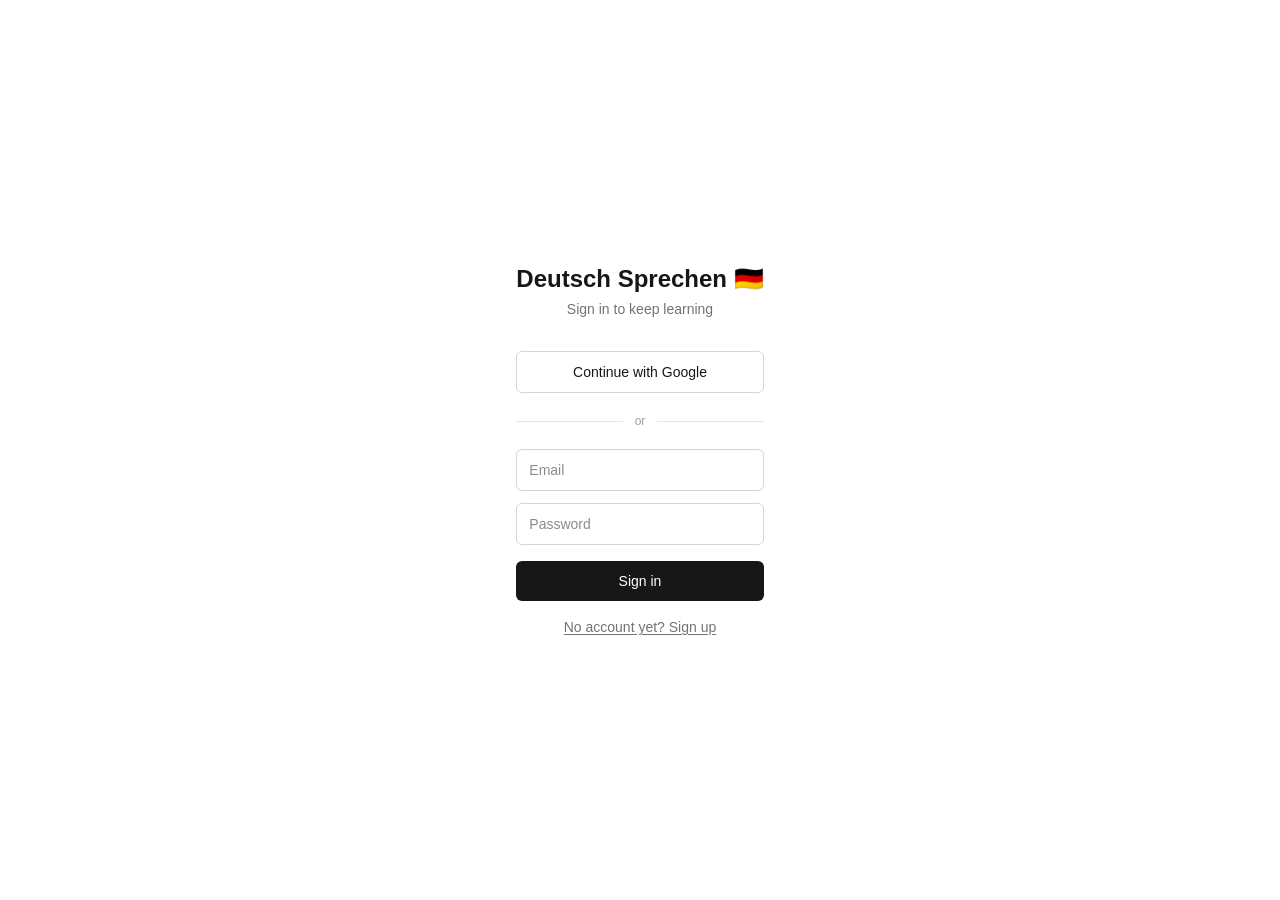
<file: index.html>
<!DOCTYPE html><html lang="en" class="h-full antialiased"><head><meta charSet="utf-8"/><meta name="viewport" content="width=device-width, initial-scale=1"/><link rel="stylesheet" href="/_next/static/chunks/0ot0vyfiuvsga.css" data-precedence="next"/><link rel="preload" as="script" fetchPriority="low" href="/_next/static/chunks/310vm2bl3xxpt.js"/><script src="/_next/static/chunks/2mmpezlrfmbu5.js" async=""></script><script src="/_next/static/chunks/27t_qfc-3_lzs.js" async=""></script><script src="/_next/static/chunks/2_2-1c0c4snqt.js" async=""></script><script src="/_next/static/chunks/turbopack-32qw_gqiagwrp.js" async=""></script><script src="/_next/static/chunks/3fntmmi971322.js" async=""></script><script src="/_next/static/chunks/3qdw03fz4po3a.js" async=""></script><script src="/_next/static/chunks/2t6ixs8w9eurt.js" async=""></script><title>Deutsch Sprechen | German Voice Learning</title><meta name="description" content="Voice-first German language learning app"/><link rel="icon" href="/favicon.ico?favicon.2vob68tjqpejf.ico" sizes="256x256" type="image/x-icon"/><script src="/_next/static/chunks/0cz1d0mv5g_q7.js" noModule=""></script></head><body class="min-h-full flex flex-col"><div hidden=""><!--$--><!--/$--></div><div class="flex min-h-screen items-center justify-center"><p class="text-sm text-neutral-500">Lade…</p></div><!--$--><!--/$--><script src="/_next/static/chunks/310vm2bl3xxpt.js" id="_R_" async=""></script><script>(self.__next_f=self.__next_f||[]).push([0])</script><script>self.__next_f.push([1,"1:\"$Sreact.fragment\"\n2:I[77087,[\"/_next/static/chunks/3fntmmi971322.js\",\"/_next/static/chunks/3qdw03fz4po3a.js\"],\"AuthProvider\"]\n3:I[39756,[\"/_next/static/chunks/3fntmmi971322.js\",\"/_next/static/chunks/3qdw03fz4po3a.js\"],\"default\"]\n4:I[37457,[\"/_next/static/chunks/3fntmmi971322.js\",\"/_next/static/chunks/3qdw03fz4po3a.js\"],\"default\"]\n5:I[47257,[\"/_next/static/chunks/3fntmmi971322.js\",\"/_next/static/chunks/3qdw03fz4po3a.js\"],\"ClientPageRoot\"]\n6:I[74647,[\"/_next/static/chunks/3fntmmi971322.js\",\"/_next/static/chunks/3qdw03fz4po3a.js\",\"/_next/static/chunks/2t6ixs8w9eurt.js\"],\"default\"]\n9:I[97367,[\"/_next/static/chunks/3fntmmi971322.js\",\"/_next/static/chunks/3qdw03fz4po3a.js\"],\"OutletBoundary\"]\na:\"$Sreact.suspense\"\nc:I[97367,[\"/_next/static/chunks/3fntmmi971322.js\",\"/_next/static/chunks/3qdw03fz4po3a.js\"],\"ViewportBoundary\"]\ne:I[97367,[\"/_next/static/chunks/3fntmmi971322.js\",\"/_next/static/chunks/3qdw03fz4po3a.js\"],\"MetadataBoundary\"]\n10:I[68027,[\"/_next/static/chunks/3fntmmi971322.js\",\"/_next/static/chunks/3qdw03fz4po3a.js\"],\"default\",1]\n:HL[\"/_next/static/chunks/0ot0vyfiuvsga.css\",\"style\"]\n0:{\"P\":null,\"c\":[\"\",\"\"],\"q\":\"\",\"i\":false,\"f\":[[[\"\",{\"children\":[\"__PAGE__\",{},\"$undefined\",\"$undefined\",4608]},\"$undefined\",\"$undefined\",4624],[[\"$\",\"$1\",\"c\",{\"children\":[[[\"$\",\"link\",\"0\",{\"rel\":\"stylesheet\",\"href\":\"/_next/static/chunks/0ot0vyfiuvsga.css\",\"precedence\":\"next\",\"crossOrigin\":\"$undefined\",\"nonce\":\"$undefined\"}],[\"$\",\"script\",\"script-0\",{\"src\":\"/_next/static/chunks/3fntmmi971322.js\",\"async\":true,\"nonce\":\"$undefined\"}],[\"$\",\"script\",\"script-1\",{\"src\":\"/_next/static/chunks/3qdw03fz4po3a.js\",\"async\":true,\"nonce\":\"$undefined\"}]],[\"$\",\"html\",null,{\"lang\":\"en\",\"className\":\"h-full antialiased\",\"children\":[\"$\",\"body\",null,{\"className\":\"min-h-full flex flex-col\",\"children\":[\"$\",\"$L2\",null,{\"children\":[\"$\",\"$L3\",null,{\"parallelRouterKey\":\"children\",\"error\":\"$undefined\",\"errorStyles\":\"$undefined\",\"errorScripts\":\"$undefined\",\"template\":[\"$\",\"$L4\",null,{}],\"templateStyles\":\"$undefined\",\"templateScripts\":\"$undefined\",\"notFound\":[[[\"$\",\"title\",null,{\"children\":\"404: This page could not be found.\"}],[\"$\",\"div\",null,{\"style\":{\"fontFamily\":\"system-ui,\\\"Segoe UI\\\",Roboto,Helvetica,Arial,sans-serif,\\\"Apple Color Emoji\\\",\\\"Segoe UI Emoji\\\"\",\"height\":\"100vh\",\"textAlign\":\"center\",\"display\":\"flex\",\"flexDirection\":\"column\",\"alignItems\":\"center\",\"justifyContent\":\"center\"},\"children\":[\"$\",\"div\",null,{\"children\":[[\"$\",\"style\",null,{\"dangerouslySetInnerHTML\":{\"__html\":\"body{color:#000;background:#fff;margin:0}.next-error-h1{border-right:1px solid rgba(0,0,0,.3)}@media (prefers-color-scheme:dark){body{color:#fff;background:#000}.next-error-h1{border-right:1px solid rgba(255,255,255,.3)}}\"}}],[\"$\",\"h1\",null,{\"className\":\"next-error-h1\",\"style\":{\"display\":\"inline-block\",\"margin\":\"0 20px 0 0\",\"padding\":\"0 23px 0 0\",\"fontSize\":24,\"fontWeight\":500,\"verticalAlign\":\"top\",\"lineHeight\":\"49px\"},\"children\":404}],[\"$\",\"div\",null,{\"style\":{\"display\":\"inline-block\"},\"children\":[\"$\",\"h2\",null,{\"style\":{\"fontSize\":14,\"fontWeight\":400,\"lineHeight\":\"49px\",\"margin\":0},\"children\":\"This page could not be found.\"}]}]]}]}]],[]],\"forbidden\":\"$undefined\",\"unauthorized\":\"$undefined\"}]}]}]}]]}],{\"children\":[[\"$\",\"$1\",\"c\",{\"children\":[[\"$\",\"$L5\",null,{\"Component\":\"$6\",\"serverProvidedParams\":{\"searchParams\":{},\"params\":{},\"promises\":[\"$@7\",\"$@8\"]}}],[[\"$\",\"script\",\"script-0\",{\"src\":\"/_next/static/chunks/2t6ixs8w9eurt.js\",\"async\":true,\"nonce\":\"$undefined\"}]],[\"$\",\"$L9\",null,{\"children\":[\"$\",\"$a\",null,{\"name\":\"Next.MetadataOutlet\",\"children\":\"$@b\"}]}]]}],{},null,false,null]},null,false,null],[\"$\",\"$1\",\"h\",{\"children\":[null,[\"$\",\"$Lc\",null,{\"children\":\"$Ld\"}],[\"$\",\"div\",null,{\"hidden\":true,\"children\":[\"$\",\"$Le\",null,{\"children\":[\"$\",\"$a\",null,{\"name\":\"Next.Metadata\",\"children\":\"$Lf\"}]}]}],null]}],false]],\"m\":\"$undefined\",\"G\":[\"$10\",[[\"$\",\"link\",\"0\",{\"rel\":\"stylesheet\",\"href\":\"/_next/static/chunks/0ot0vyfiuvsga.css\",\"precedence\":\"next\",\"crossOrigin\":\"$undefined\",\"nonce\":\"$undefined\"}]]],\"S\":true,\"h\":null,\"r\":\"$undefined\",\"s\":\"$undefined\",\"a\":\"$undefined\",\"l\":\"$undefined\",\"p\":\"$undefined\",\"d\":\"$undefined\",\"b\":\"Ew1c3Wpw8ULzrAiotv0mw\"}\n7:{}\n8:\"$0:f:0:1:1:children:0:props:children:0:props:serverProvidedParams:params\"\nd:[[\"$\",\"meta\",\"0\",{\"charSet\":\"utf-8\"}],[\"$\",\"meta\",\"1\",{\"name\":\"viewport\",\"content\":\"width=device-width, initial-scale=1\"}]]\n11:I[27201,[\"/_next/static/chunks/3fntmmi971322.js\",\"/_next/static/chunks/3qdw03fz4po3a.js\"],\"IconMark\"]\nb:null\nf:[[\"$\",\"title\",\"0\",{\"children\":\"Deutsch Sprechen | German Voice Learning\"}],[\"$\",\"meta\",\"1\",{\"name\":\"description\",\"content\":\"Voice-first German language learning app\"}],[\"$\",\"link\",\"2\",{\"rel\":\"icon\",\"href\":\"/favicon.ico?favicon.2vob68tjqpejf.ico\",\"sizes\":\"256x256\",\"type\":\"image/x-icon\"}],[\"$\",\"$L11\",\"3\",{}]]\n"])</script></body></html>
</file>
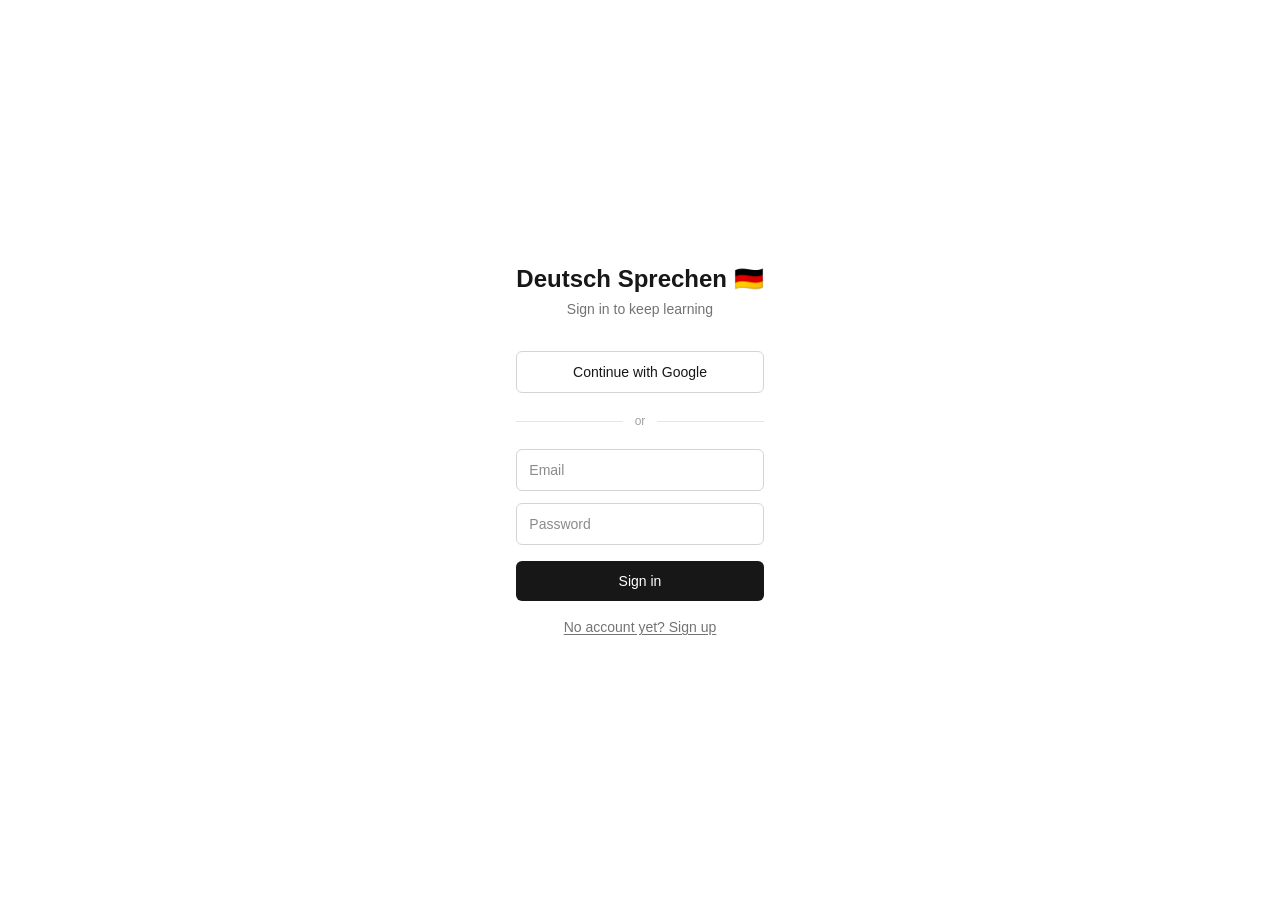
<file: admin.html>
<!DOCTYPE html><html lang="en" class="h-full antialiased"><head><meta charSet="utf-8"/><meta name="viewport" content="width=device-width, initial-scale=1"/><link rel="stylesheet" href="/_next/static/chunks/0ot0vyfiuvsga.css" data-precedence="next"/><link rel="preload" as="script" fetchPriority="low" href="/_next/static/chunks/310vm2bl3xxpt.js"/><script src="/_next/static/chunks/2mmpezlrfmbu5.js" async=""></script><script src="/_next/static/chunks/27t_qfc-3_lzs.js" async=""></script><script src="/_next/static/chunks/2_2-1c0c4snqt.js" async=""></script><script src="/_next/static/chunks/turbopack-32qw_gqiagwrp.js" async=""></script><script src="/_next/static/chunks/3fntmmi971322.js" async=""></script><script src="/_next/static/chunks/3qdw03fz4po3a.js" async=""></script><script src="/_next/static/chunks/0yxkih3r8jf5x.js" async=""></script><title>Deutsch Sprechen | German Voice Learning</title><meta name="description" content="Voice-first German language learning app"/><link rel="icon" href="/favicon.ico?favicon.2vob68tjqpejf.ico" sizes="256x256" type="image/x-icon"/><script src="/_next/static/chunks/0cz1d0mv5g_q7.js" noModule=""></script></head><body class="min-h-full flex flex-col"><div hidden=""><!--$--><!--/$--></div><div class="flex min-h-screen items-center justify-center"><p class="text-sm text-neutral-500">Lade…</p></div><!--$--><!--/$--><script src="/_next/static/chunks/310vm2bl3xxpt.js" id="_R_" async=""></script><script>(self.__next_f=self.__next_f||[]).push([0])</script><script>self.__next_f.push([1,"1:\"$Sreact.fragment\"\n2:I[77087,[\"/_next/static/chunks/3fntmmi971322.js\",\"/_next/static/chunks/3qdw03fz4po3a.js\"],\"AuthProvider\"]\n3:I[39756,[\"/_next/static/chunks/3fntmmi971322.js\",\"/_next/static/chunks/3qdw03fz4po3a.js\"],\"default\"]\n4:I[37457,[\"/_next/static/chunks/3fntmmi971322.js\",\"/_next/static/chunks/3qdw03fz4po3a.js\"],\"default\"]\n5:I[47257,[\"/_next/static/chunks/3fntmmi971322.js\",\"/_next/static/chunks/3qdw03fz4po3a.js\"],\"ClientPageRoot\"]\n6:I[22547,[\"/_next/static/chunks/3fntmmi971322.js\",\"/_next/static/chunks/3qdw03fz4po3a.js\",\"/_next/static/chunks/0yxkih3r8jf5x.js\"],\"default\"]\n9:I[97367,[\"/_next/static/chunks/3fntmmi971322.js\",\"/_next/static/chunks/3qdw03fz4po3a.js\"],\"OutletBoundary\"]\na:\"$Sreact.suspense\"\nd:I[97367,[\"/_next/static/chunks/3fntmmi971322.js\",\"/_next/static/chunks/3qdw03fz4po3a.js\"],\"ViewportBoundary\"]\nf:I[97367,[\"/_next/static/chunks/3fntmmi971322.js\",\"/_next/static/chunks/3qdw03fz4po3a.js\"],\"MetadataBoundary\"]\n11:I[68027,[\"/_next/static/chunks/3fntmmi971322.js\",\"/_next/static/chunks/3qdw03fz4po3a.js\"],\"default\",1]\n:HL[\"/_next/static/chunks/0ot0vyfiuvsga.css\",\"style\"]\nc:X\n0:{\"P\":null,\"c\":[\"\",\"admin\"],\"q\":\"\",\"i\":false,\"f\":[[[\"\",{\"children\":[\"admin\",{\"children\":[\"__PAGE__\",{},\"$undefined\",\"$undefined\",4608]},\"$undefined\",\"$undefined\",4608]},\"$undefined\",\"$undefined\",4624],[[\"$\",\"$1\",\"c\",{\"children\":[[[\"$\",\"link\",\"0\",{\"rel\":\"stylesheet\",\"href\":\"/_next/static/chunks/0ot0vyfiuvsga.css\",\"precedence\":\"next\",\"crossOrigin\":\"$undefined\",\"nonce\":\"$undefined\"}],[\"$\",\"script\",\"script-0\",{\"src\":\"/_next/static/chunks/3fntmmi971322.js\",\"async\":true,\"nonce\":\"$undefined\"}],[\"$\",\"script\",\"script-1\",{\"src\":\"/_next/static/chunks/3qdw03fz4po3a.js\",\"async\":true,\"nonce\":\"$undefined\"}]],[\"$\",\"html\",null,{\"lang\":\"en\",\"className\":\"h-full antialiased\",\"children\":[\"$\",\"body\",null,{\"className\":\"min-h-full flex flex-col\",\"children\":[\"$\",\"$L2\",null,{\"children\":[\"$\",\"$L3\",null,{\"parallelRouterKey\":\"children\",\"error\":\"$undefined\",\"errorStyles\":\"$undefined\",\"errorScripts\":\"$undefined\",\"template\":[\"$\",\"$L4\",null,{}],\"templateStyles\":\"$undefined\",\"templateScripts\":\"$undefined\",\"notFound\":[[[\"$\",\"title\",null,{\"children\":\"404: This page could not be found.\"}],[\"$\",\"div\",null,{\"style\":{\"fontFamily\":\"system-ui,\\\"Segoe UI\\\",Roboto,Helvetica,Arial,sans-serif,\\\"Apple Color Emoji\\\",\\\"Segoe UI Emoji\\\"\",\"height\":\"100vh\",\"textAlign\":\"center\",\"display\":\"flex\",\"flexDirection\":\"column\",\"alignItems\":\"center\",\"justifyContent\":\"center\"},\"children\":[\"$\",\"div\",null,{\"children\":[[\"$\",\"style\",null,{\"dangerouslySetInnerHTML\":{\"__html\":\"body{color:#000;background:#fff;margin:0}.next-error-h1{border-right:1px solid rgba(0,0,0,.3)}@media (prefers-color-scheme:dark){body{color:#fff;background:#000}.next-error-h1{border-right:1px solid rgba(255,255,255,.3)}}\"}}],[\"$\",\"h1\",null,{\"className\":\"next-error-h1\",\"style\":{\"display\":\"inline-block\",\"margin\":\"0 20px 0 0\",\"padding\":\"0 23px 0 0\",\"fontSize\":24,\"fontWeight\":500,\"verticalAlign\":\"top\",\"lineHeight\":\"49px\"},\"children\":404}],[\"$\",\"div\",null,{\"style\":{\"display\":\"inline-block\"},\"children\":[\"$\",\"h2\",null,{\"style\":{\"fontSize\":14,\"fontWeight\":400,\"lineHeight\":\"49px\",\"margin\":0},\"children\":\"This page could not be found.\"}]}]]}]}]],[]],\"forbidden\":\"$undefined\",\"unauthorized\":\"$undefined\"}]}]}]}]]}],{\"children\":[[\"$\",\"$1\",\"c\",{\"children\":[null,[\"$\",\"$L3\",null,{\"parallelRouterKey\":\"children\",\"error\":\"$undefined\",\"errorStyles\":\"$undefined\",\"errorScripts\":\"$undefined\",\"template\":[\"$\",\"$L4\",null,{}],\"templateStyles\":\"$undefined\",\"templateScripts\":\"$undefined\",\"notFound\":\"$undefined\",\"forbidden\":\"$undefined\",\"unauthorized\":\"$undefined\"}]]}],{\"children\":[[\"$\",\"$1\",\"c\",{\"children\":[[\"$\",\"$L5\",null,{\"Component\":\"$6\",\"serverProvidedParams\":{\"searchParams\":{},\"params\":{},\"promises\":[\"$@7\",\"$@8\"]}}],[[\"$\",\"script\",\"script-0\",{\"src\":\"/_next/static/chunks/0yxkih3r8jf5x.js\",\"async\":true,\"nonce\":\"$undefined\"}]],[\"$\",\"$L9\",null,{\"children\":[\"$\",\"$a\",null,{\"name\":\"Next.MetadataOutlet\",\"children\":\"$@b\"}]}]]}],{},null,false,null]},null,false,\"$c\"]},null,false,null],[\"$\",\"$1\",\"h\",{\"children\":[null,[\"$\",\"$Ld\",null,{\"children\":\"$Le\"}],[\"$\",\"div\",null,{\"hidden\":true,\"children\":[\"$\",\"$Lf\",null,{\"children\":[\"$\",\"$a\",null,{\"name\":\"Next.Metadata\",\"children\":\"$L10\"}]}]}],null]}],false]],\"m\":\"$undefined\",\"G\":[\"$11\",[[\"$\",\"link\",\"0\",{\"rel\":\"stylesheet\",\"href\":\"/_next/static/chunks/0ot0vyfiuvsga.css\",\"precedence\":\"next\",\"crossOrigin\":\"$undefined\",\"nonce\":\"$undefined\"}]]],\"S\":true,\"h\":null,\"r\":\"$undefined\",\"s\":\"$undefined\",\"a\":\"$undefined\",\"l\":\"$undefined\",\"p\":\"$undefined\",\"d\":\"$undefined\",\"b\":\"Ew1c3Wpw8ULzrAiotv0mw\"}\nc:C\n7:{}\n8:\"$0:f:0:1:1:children:1:children:0:props:children:0:props:serverProvidedParams:params\"\ne:[[\"$\",\"meta\",\"0\",{\"charSet\":\"utf-8\"}],[\"$\",\"meta\",\"1\",{\"name\":\"viewport\",\"content\":\"width=device-width, initial-scale=1\"}]]\n12:I[27201,[\"/_next/static/chunks/3fntmmi971322.js\",\"/_next/static/chunks/3qdw03fz4po3a.js\"],\"IconMark\"]\nb:null\n10:[[\"$\",\"title\",\"0\",{\"children\":\"Deutsch Sprechen | German Voice Learning\"}],[\"$\",\"meta\",\"1\",{\"name\":\"description\",\"content\":\"Voice-first German language learning app\"}],[\"$\",\"link\",\"2\",{\"rel\":\"icon\",\"href\":\"/favicon.ico?favicon.2vob68tjqpejf.ico\",\"sizes\":\"256x256\",\"type\":\"image/x-icon\"}],[\"$\",\"$L12\",\"3\",{}]]\n"])</script></body></html>
</file>
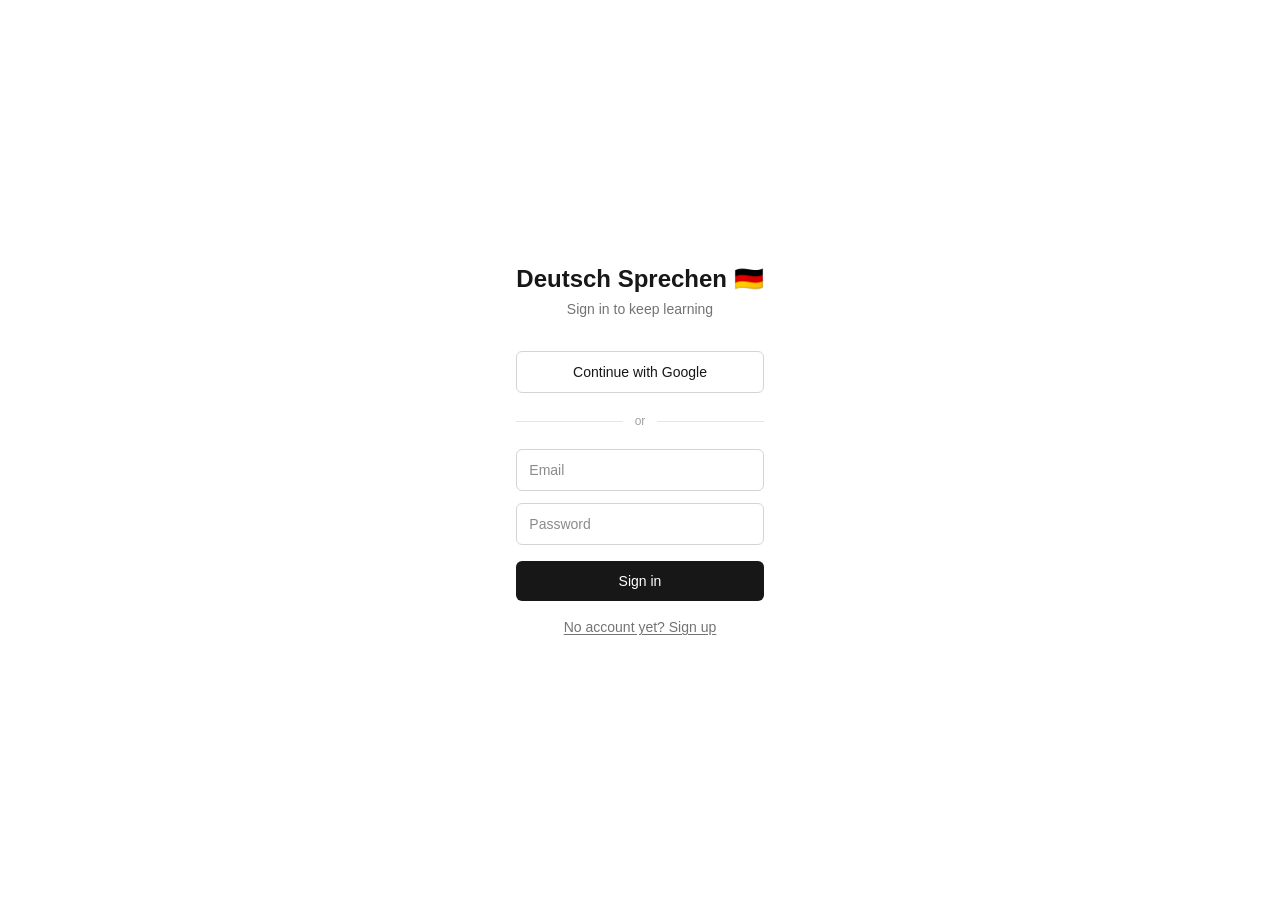
<file: dashboard.html>
<!DOCTYPE html><html lang="en" class="h-full antialiased"><head><meta charSet="utf-8"/><meta name="viewport" content="width=device-width, initial-scale=1"/><link rel="stylesheet" href="/_next/static/chunks/0ot0vyfiuvsga.css" data-precedence="next"/><link rel="preload" as="script" fetchPriority="low" href="/_next/static/chunks/310vm2bl3xxpt.js"/><script src="/_next/static/chunks/2mmpezlrfmbu5.js" async=""></script><script src="/_next/static/chunks/27t_qfc-3_lzs.js" async=""></script><script src="/_next/static/chunks/2_2-1c0c4snqt.js" async=""></script><script src="/_next/static/chunks/turbopack-32qw_gqiagwrp.js" async=""></script><script src="/_next/static/chunks/3fntmmi971322.js" async=""></script><script src="/_next/static/chunks/3qdw03fz4po3a.js" async=""></script><script src="/_next/static/chunks/271w9hf6qpc1b.js" async=""></script><title>Deutsch Sprechen | German Voice Learning</title><meta name="description" content="Voice-first German language learning app"/><link rel="icon" href="/favicon.ico?favicon.2vob68tjqpejf.ico" sizes="256x256" type="image/x-icon"/><script src="/_next/static/chunks/0cz1d0mv5g_q7.js" noModule=""></script></head><body class="min-h-full flex flex-col"><div hidden=""><!--$--><!--/$--></div><div class="flex min-h-screen items-center justify-center"><p class="text-sm text-neutral-500">Lade…</p></div><!--$--><!--/$--><script src="/_next/static/chunks/310vm2bl3xxpt.js" id="_R_" async=""></script><script>(self.__next_f=self.__next_f||[]).push([0])</script><script>self.__next_f.push([1,"1:\"$Sreact.fragment\"\n2:I[77087,[\"/_next/static/chunks/3fntmmi971322.js\",\"/_next/static/chunks/3qdw03fz4po3a.js\"],\"AuthProvider\"]\n3:I[39756,[\"/_next/static/chunks/3fntmmi971322.js\",\"/_next/static/chunks/3qdw03fz4po3a.js\"],\"default\"]\n4:I[37457,[\"/_next/static/chunks/3fntmmi971322.js\",\"/_next/static/chunks/3qdw03fz4po3a.js\"],\"default\"]\n5:I[47257,[\"/_next/static/chunks/3fntmmi971322.js\",\"/_next/static/chunks/3qdw03fz4po3a.js\"],\"ClientPageRoot\"]\n6:I[55614,[\"/_next/static/chunks/3fntmmi971322.js\",\"/_next/static/chunks/3qdw03fz4po3a.js\",\"/_next/static/chunks/271w9hf6qpc1b.js\"],\"default\"]\n9:I[97367,[\"/_next/static/chunks/3fntmmi971322.js\",\"/_next/static/chunks/3qdw03fz4po3a.js\"],\"OutletBoundary\"]\na:\"$Sreact.suspense\"\nd:I[97367,[\"/_next/static/chunks/3fntmmi971322.js\",\"/_next/static/chunks/3qdw03fz4po3a.js\"],\"ViewportBoundary\"]\nf:I[97367,[\"/_next/static/chunks/3fntmmi971322.js\",\"/_next/static/chunks/3qdw03fz4po3a.js\"],\"MetadataBoundary\"]\n11:I[68027,[\"/_next/static/chunks/3fntmmi971322.js\",\"/_next/static/chunks/3qdw03fz4po3a.js\"],\"default\",1]\n:HL[\"/_next/static/chunks/0ot0vyfiuvsga.css\",\"style\"]\nc:X\n0:{\"P\":null,\"c\":[\"\",\"dashboard\"],\"q\":\"\",\"i\":false,\"f\":[[[\"\",{\"children\":[\"dashboard\",{\"children\":[\"__PAGE__\",{},\"$undefined\",\"$undefined\",4608]},\"$undefined\",\"$undefined\",4608]},\"$undefined\",\"$undefined\",4624],[[\"$\",\"$1\",\"c\",{\"children\":[[[\"$\",\"link\",\"0\",{\"rel\":\"stylesheet\",\"href\":\"/_next/static/chunks/0ot0vyfiuvsga.css\",\"precedence\":\"next\",\"crossOrigin\":\"$undefined\",\"nonce\":\"$undefined\"}],[\"$\",\"script\",\"script-0\",{\"src\":\"/_next/static/chunks/3fntmmi971322.js\",\"async\":true,\"nonce\":\"$undefined\"}],[\"$\",\"script\",\"script-1\",{\"src\":\"/_next/static/chunks/3qdw03fz4po3a.js\",\"async\":true,\"nonce\":\"$undefined\"}]],[\"$\",\"html\",null,{\"lang\":\"en\",\"className\":\"h-full antialiased\",\"children\":[\"$\",\"body\",null,{\"className\":\"min-h-full flex flex-col\",\"children\":[\"$\",\"$L2\",null,{\"children\":[\"$\",\"$L3\",null,{\"parallelRouterKey\":\"children\",\"error\":\"$undefined\",\"errorStyles\":\"$undefined\",\"errorScripts\":\"$undefined\",\"template\":[\"$\",\"$L4\",null,{}],\"templateStyles\":\"$undefined\",\"templateScripts\":\"$undefined\",\"notFound\":[[[\"$\",\"title\",null,{\"children\":\"404: This page could not be found.\"}],[\"$\",\"div\",null,{\"style\":{\"fontFamily\":\"system-ui,\\\"Segoe UI\\\",Roboto,Helvetica,Arial,sans-serif,\\\"Apple Color Emoji\\\",\\\"Segoe UI Emoji\\\"\",\"height\":\"100vh\",\"textAlign\":\"center\",\"display\":\"flex\",\"flexDirection\":\"column\",\"alignItems\":\"center\",\"justifyContent\":\"center\"},\"children\":[\"$\",\"div\",null,{\"children\":[[\"$\",\"style\",null,{\"dangerouslySetInnerHTML\":{\"__html\":\"body{color:#000;background:#fff;margin:0}.next-error-h1{border-right:1px solid rgba(0,0,0,.3)}@media (prefers-color-scheme:dark){body{color:#fff;background:#000}.next-error-h1{border-right:1px solid rgba(255,255,255,.3)}}\"}}],[\"$\",\"h1\",null,{\"className\":\"next-error-h1\",\"style\":{\"display\":\"inline-block\",\"margin\":\"0 20px 0 0\",\"padding\":\"0 23px 0 0\",\"fontSize\":24,\"fontWeight\":500,\"verticalAlign\":\"top\",\"lineHeight\":\"49px\"},\"children\":404}],[\"$\",\"div\",null,{\"style\":{\"display\":\"inline-block\"},\"children\":[\"$\",\"h2\",null,{\"style\":{\"fontSize\":14,\"fontWeight\":400,\"lineHeight\":\"49px\",\"margin\":0},\"children\":\"This page could not be found.\"}]}]]}]}]],[]],\"forbidden\":\"$undefined\",\"unauthorized\":\"$undefined\"}]}]}]}]]}],{\"children\":[[\"$\",\"$1\",\"c\",{\"children\":[null,[\"$\",\"$L3\",null,{\"parallelRouterKey\":\"children\",\"error\":\"$undefined\",\"errorStyles\":\"$undefined\",\"errorScripts\":\"$undefined\",\"template\":[\"$\",\"$L4\",null,{}],\"templateStyles\":\"$undefined\",\"templateScripts\":\"$undefined\",\"notFound\":\"$undefined\",\"forbidden\":\"$undefined\",\"unauthorized\":\"$undefined\"}]]}],{\"children\":[[\"$\",\"$1\",\"c\",{\"children\":[[\"$\",\"$L5\",null,{\"Component\":\"$6\",\"serverProvidedParams\":{\"searchParams\":{},\"params\":{},\"promises\":[\"$@7\",\"$@8\"]}}],[[\"$\",\"script\",\"script-0\",{\"src\":\"/_next/static/chunks/271w9hf6qpc1b.js\",\"async\":true,\"nonce\":\"$undefined\"}]],[\"$\",\"$L9\",null,{\"children\":[\"$\",\"$a\",null,{\"name\":\"Next.MetadataOutlet\",\"children\":\"$@b\"}]}]]}],{},null,false,null]},null,false,\"$c\"]},null,false,null],[\"$\",\"$1\",\"h\",{\"children\":[null,[\"$\",\"$Ld\",null,{\"children\":\"$Le\"}],[\"$\",\"div\",null,{\"hidden\":true,\"children\":[\"$\",\"$Lf\",null,{\"children\":[\"$\",\"$a\",null,{\"name\":\"Next.Metadata\",\"children\":\"$L10\"}]}]}],null]}],false]],\"m\":\"$undefined\",\"G\":[\"$11\",[[\"$\",\"link\",\"0\",{\"rel\":\"stylesheet\",\"href\":\"/_next/static/chunks/0ot0vyfiuvsga.css\",\"precedence\":\"next\",\"crossOrigin\":\"$undefined\",\"nonce\":\"$undefined\"}]]],\"S\":true,\"h\":null,\"r\":\"$undefined\",\"s\":\"$undefined\",\"a\":\"$undefined\",\"l\":\"$undefined\",\"p\":\"$undefined\",\"d\":\"$undefined\",\"b\":\"Ew1c3Wpw8ULzrAiotv0mw\"}\nc:C\n7:{}\n8:\"$0:f:0:1:1:children:1:children:0:props:children:0:props:serverProvidedParams:params\"\ne:[[\"$\",\"meta\",\"0\",{\"charSet\":\"utf-8\"}],[\"$\",\"meta\",\"1\",{\"name\":\"viewport\",\"content\":\"width=device-width, initial-scale=1\"}]]\n12:I[27201,[\"/_next/static/chunks/3fntmmi971322.js\",\"/_next/static/chunks/3qdw03fz4po3a.js\"],\"IconMark\"]\nb:null\n10:[[\"$\",\"title\",\"0\",{\"children\":\"Deutsch Sprechen | German Voice Learning\"}],[\"$\",\"meta\",\"1\",{\"name\":\"description\",\"content\":\"Voice-first German language learning app\"}],[\"$\",\"link\",\"2\",{\"rel\":\"icon\",\"href\":\"/favicon.ico?favicon.2vob68tjqpejf.ico\",\"sizes\":\"256x256\",\"type\":\"image/x-icon\"}],[\"$\",\"$L12\",\"3\",{}]]\n"])</script></body></html>
</file>
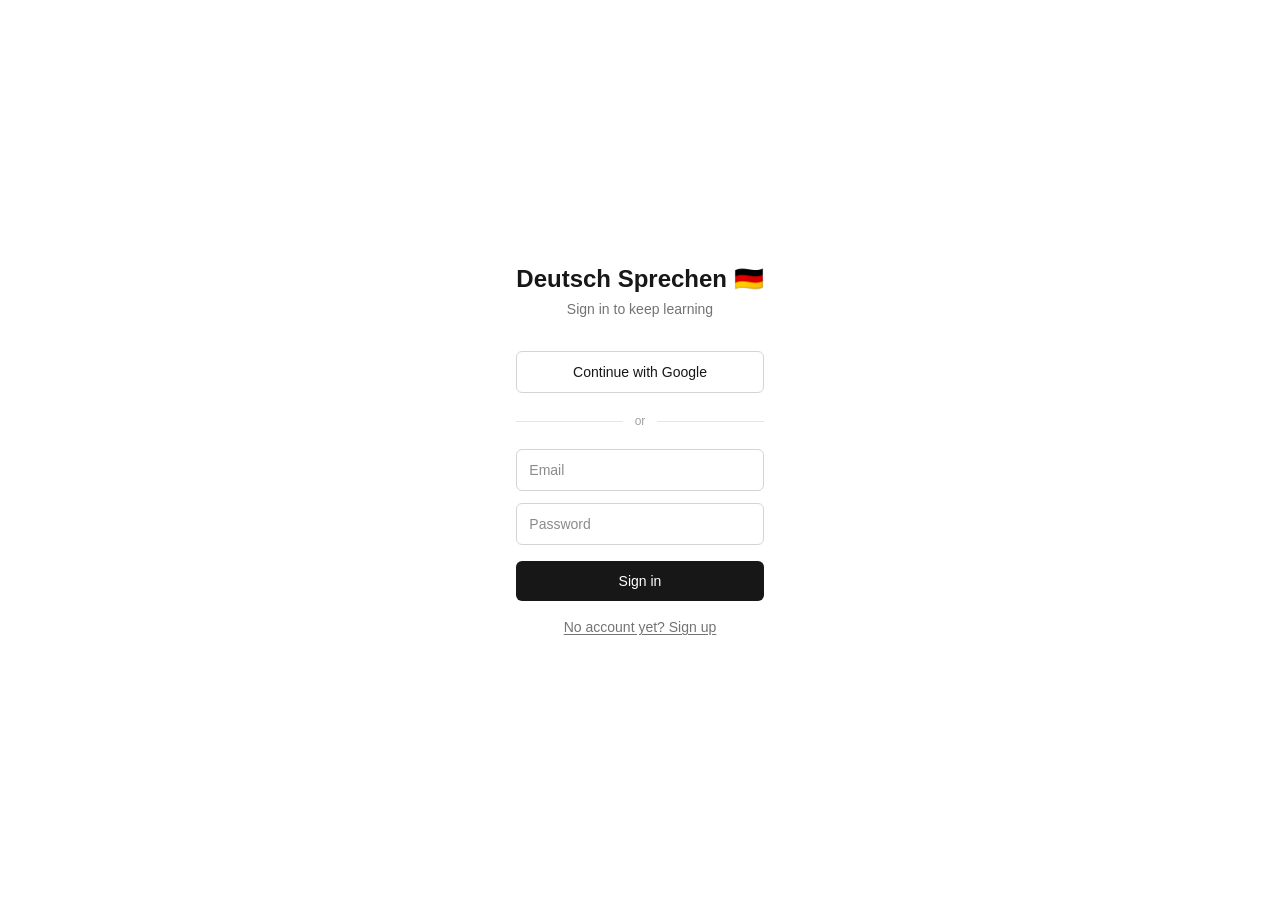
<file: learn.html>
<!DOCTYPE html><html lang="en" class="h-full antialiased"><head><meta charSet="utf-8"/><meta name="viewport" content="width=device-width, initial-scale=1"/><link rel="stylesheet" href="/_next/static/chunks/0ot0vyfiuvsga.css" data-precedence="next"/><link rel="preload" as="script" fetchPriority="low" href="/_next/static/chunks/310vm2bl3xxpt.js"/><script src="/_next/static/chunks/2mmpezlrfmbu5.js" async=""></script><script src="/_next/static/chunks/27t_qfc-3_lzs.js" async=""></script><script src="/_next/static/chunks/2_2-1c0c4snqt.js" async=""></script><script src="/_next/static/chunks/turbopack-32qw_gqiagwrp.js" async=""></script><script src="/_next/static/chunks/3fntmmi971322.js" async=""></script><script src="/_next/static/chunks/3qdw03fz4po3a.js" async=""></script><script src="/_next/static/chunks/3njf2pu8gwvyi.js" async=""></script><title>Deutsch Sprechen | German Voice Learning</title><meta name="description" content="Voice-first German language learning app"/><link rel="icon" href="/favicon.ico?favicon.2vob68tjqpejf.ico" sizes="256x256" type="image/x-icon"/><script src="/_next/static/chunks/0cz1d0mv5g_q7.js" noModule=""></script></head><body class="min-h-full flex flex-col"><div hidden=""><!--$--><!--/$--></div><div class="flex min-h-screen items-center justify-center"><p class="text-sm text-neutral-500">Lade…</p></div><!--$--><!--/$--><script src="/_next/static/chunks/310vm2bl3xxpt.js" id="_R_" async=""></script><script>(self.__next_f=self.__next_f||[]).push([0])</script><script>self.__next_f.push([1,"1:\"$Sreact.fragment\"\n2:I[77087,[\"/_next/static/chunks/3fntmmi971322.js\",\"/_next/static/chunks/3qdw03fz4po3a.js\"],\"AuthProvider\"]\n3:I[39756,[\"/_next/static/chunks/3fntmmi971322.js\",\"/_next/static/chunks/3qdw03fz4po3a.js\"],\"default\"]\n4:I[37457,[\"/_next/static/chunks/3fntmmi971322.js\",\"/_next/static/chunks/3qdw03fz4po3a.js\"],\"default\"]\n5:I[47257,[\"/_next/static/chunks/3fntmmi971322.js\",\"/_next/static/chunks/3qdw03fz4po3a.js\"],\"ClientPageRoot\"]\n6:I[29861,[\"/_next/static/chunks/3fntmmi971322.js\",\"/_next/static/chunks/3qdw03fz4po3a.js\",\"/_next/static/chunks/3njf2pu8gwvyi.js\"],\"default\"]\n9:I[97367,[\"/_next/static/chunks/3fntmmi971322.js\",\"/_next/static/chunks/3qdw03fz4po3a.js\"],\"OutletBoundary\"]\na:\"$Sreact.suspense\"\nd:I[97367,[\"/_next/static/chunks/3fntmmi971322.js\",\"/_next/static/chunks/3qdw03fz4po3a.js\"],\"ViewportBoundary\"]\nf:I[97367,[\"/_next/static/chunks/3fntmmi971322.js\",\"/_next/static/chunks/3qdw03fz4po3a.js\"],\"MetadataBoundary\"]\n11:I[68027,[\"/_next/static/chunks/3fntmmi971322.js\",\"/_next/static/chunks/3qdw03fz4po3a.js\"],\"default\",1]\n:HL[\"/_next/static/chunks/0ot0vyfiuvsga.css\",\"style\"]\nc:X\n0:{\"P\":null,\"c\":[\"\",\"learn\"],\"q\":\"\",\"i\":false,\"f\":[[[\"\",{\"children\":[\"learn\",{\"children\":[\"__PAGE__\",{},\"$undefined\",\"$undefined\",4608]},\"$undefined\",\"$undefined\",4608]},\"$undefined\",\"$undefined\",4624],[[\"$\",\"$1\",\"c\",{\"children\":[[[\"$\",\"link\",\"0\",{\"rel\":\"stylesheet\",\"href\":\"/_next/static/chunks/0ot0vyfiuvsga.css\",\"precedence\":\"next\",\"crossOrigin\":\"$undefined\",\"nonce\":\"$undefined\"}],[\"$\",\"script\",\"script-0\",{\"src\":\"/_next/static/chunks/3fntmmi971322.js\",\"async\":true,\"nonce\":\"$undefined\"}],[\"$\",\"script\",\"script-1\",{\"src\":\"/_next/static/chunks/3qdw03fz4po3a.js\",\"async\":true,\"nonce\":\"$undefined\"}]],[\"$\",\"html\",null,{\"lang\":\"en\",\"className\":\"h-full antialiased\",\"children\":[\"$\",\"body\",null,{\"className\":\"min-h-full flex flex-col\",\"children\":[\"$\",\"$L2\",null,{\"children\":[\"$\",\"$L3\",null,{\"parallelRouterKey\":\"children\",\"error\":\"$undefined\",\"errorStyles\":\"$undefined\",\"errorScripts\":\"$undefined\",\"template\":[\"$\",\"$L4\",null,{}],\"templateStyles\":\"$undefined\",\"templateScripts\":\"$undefined\",\"notFound\":[[[\"$\",\"title\",null,{\"children\":\"404: This page could not be found.\"}],[\"$\",\"div\",null,{\"style\":{\"fontFamily\":\"system-ui,\\\"Segoe UI\\\",Roboto,Helvetica,Arial,sans-serif,\\\"Apple Color Emoji\\\",\\\"Segoe UI Emoji\\\"\",\"height\":\"100vh\",\"textAlign\":\"center\",\"display\":\"flex\",\"flexDirection\":\"column\",\"alignItems\":\"center\",\"justifyContent\":\"center\"},\"children\":[\"$\",\"div\",null,{\"children\":[[\"$\",\"style\",null,{\"dangerouslySetInnerHTML\":{\"__html\":\"body{color:#000;background:#fff;margin:0}.next-error-h1{border-right:1px solid rgba(0,0,0,.3)}@media (prefers-color-scheme:dark){body{color:#fff;background:#000}.next-error-h1{border-right:1px solid rgba(255,255,255,.3)}}\"}}],[\"$\",\"h1\",null,{\"className\":\"next-error-h1\",\"style\":{\"display\":\"inline-block\",\"margin\":\"0 20px 0 0\",\"padding\":\"0 23px 0 0\",\"fontSize\":24,\"fontWeight\":500,\"verticalAlign\":\"top\",\"lineHeight\":\"49px\"},\"children\":404}],[\"$\",\"div\",null,{\"style\":{\"display\":\"inline-block\"},\"children\":[\"$\",\"h2\",null,{\"style\":{\"fontSize\":14,\"fontWeight\":400,\"lineHeight\":\"49px\",\"margin\":0},\"children\":\"This page could not be found.\"}]}]]}]}]],[]],\"forbidden\":\"$undefined\",\"unauthorized\":\"$undefined\"}]}]}]}]]}],{\"children\":[[\"$\",\"$1\",\"c\",{\"children\":[null,[\"$\",\"$L3\",null,{\"parallelRouterKey\":\"children\",\"error\":\"$undefined\",\"errorStyles\":\"$undefined\",\"errorScripts\":\"$undefined\",\"template\":[\"$\",\"$L4\",null,{}],\"templateStyles\":\"$undefined\",\"templateScripts\":\"$undefined\",\"notFound\":\"$undefined\",\"forbidden\":\"$undefined\",\"unauthorized\":\"$undefined\"}]]}],{\"children\":[[\"$\",\"$1\",\"c\",{\"children\":[[\"$\",\"$L5\",null,{\"Component\":\"$6\",\"serverProvidedParams\":{\"searchParams\":{},\"params\":{},\"promises\":[\"$@7\",\"$@8\"]}}],[[\"$\",\"script\",\"script-0\",{\"src\":\"/_next/static/chunks/3njf2pu8gwvyi.js\",\"async\":true,\"nonce\":\"$undefined\"}]],[\"$\",\"$L9\",null,{\"children\":[\"$\",\"$a\",null,{\"name\":\"Next.MetadataOutlet\",\"children\":\"$@b\"}]}]]}],{},null,false,null]},null,false,\"$c\"]},null,false,null],[\"$\",\"$1\",\"h\",{\"children\":[null,[\"$\",\"$Ld\",null,{\"children\":\"$Le\"}],[\"$\",\"div\",null,{\"hidden\":true,\"children\":[\"$\",\"$Lf\",null,{\"children\":[\"$\",\"$a\",null,{\"name\":\"Next.Metadata\",\"children\":\"$L10\"}]}]}],null]}],false]],\"m\":\"$undefined\",\"G\":[\"$11\",[[\"$\",\"link\",\"0\",{\"rel\":\"stylesheet\",\"href\":\"/_next/static/chunks/0ot0vyfiuvsga.css\",\"precedence\":\"next\",\"crossOrigin\":\"$undefined\",\"nonce\":\"$undefined\"}]]],\"S\":true,\"h\":null,\"r\":\"$undefined\",\"s\":\"$undefined\",\"a\":\"$undefined\",\"l\":\"$undefined\",\"p\":\"$undefined\",\"d\":\"$undefined\",\"b\":\"Ew1c3Wpw8ULzrAiotv0mw\"}\nc:C\n7:{}\n8:\"$0:f:0:1:1:children:1:children:0:props:children:0:props:serverProvidedParams:params\"\ne:[[\"$\",\"meta\",\"0\",{\"charSet\":\"utf-8\"}],[\"$\",\"meta\",\"1\",{\"name\":\"viewport\",\"content\":\"width=device-width, initial-scale=1\"}]]\n12:I[27201,[\"/_next/static/chunks/3fntmmi971322.js\",\"/_next/static/chunks/3qdw03fz4po3a.js\"],\"IconMark\"]\nb:null\n10:[[\"$\",\"title\",\"0\",{\"children\":\"Deutsch Sprechen | German Voice Learning\"}],[\"$\",\"meta\",\"1\",{\"name\":\"description\",\"content\":\"Voice-first German language learning app\"}],[\"$\",\"link\",\"2\",{\"rel\":\"icon\",\"href\":\"/favicon.ico?favicon.2vob68tjqpejf.ico\",\"sizes\":\"256x256\",\"type\":\"image/x-icon\"}],[\"$\",\"$L12\",\"3\",{}]]\n"])</script></body></html>
</file>
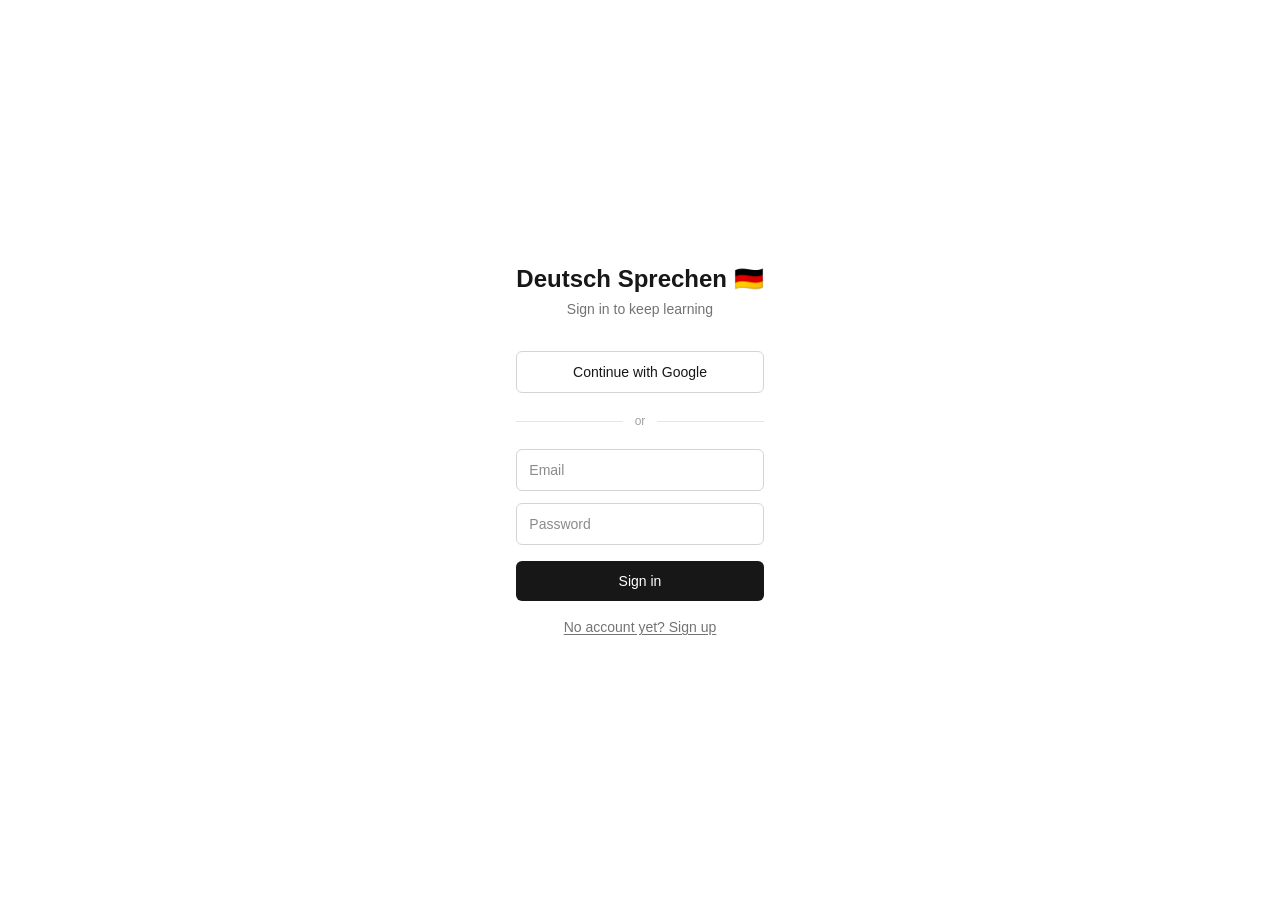
<file: login.html>
<!DOCTYPE html><html lang="en" class="h-full antialiased"><head><meta charSet="utf-8"/><meta name="viewport" content="width=device-width, initial-scale=1"/><link rel="stylesheet" href="/_next/static/chunks/0ot0vyfiuvsga.css" data-precedence="next"/><link rel="preload" as="script" fetchPriority="low" href="/_next/static/chunks/310vm2bl3xxpt.js"/><script src="/_next/static/chunks/2mmpezlrfmbu5.js" async=""></script><script src="/_next/static/chunks/27t_qfc-3_lzs.js" async=""></script><script src="/_next/static/chunks/2_2-1c0c4snqt.js" async=""></script><script src="/_next/static/chunks/turbopack-32qw_gqiagwrp.js" async=""></script><script src="/_next/static/chunks/3fntmmi971322.js" async=""></script><script src="/_next/static/chunks/3qdw03fz4po3a.js" async=""></script><script src="/_next/static/chunks/2him27ujosy77.js" async=""></script><title>Deutsch Sprechen | German Voice Learning</title><meta name="description" content="Voice-first German language learning app"/><link rel="icon" href="/favicon.ico?favicon.2vob68tjqpejf.ico" sizes="256x256" type="image/x-icon"/><script src="/_next/static/chunks/0cz1d0mv5g_q7.js" noModule=""></script></head><body class="min-h-full flex flex-col"><div hidden=""><!--$--><!--/$--></div><div class="mx-auto flex min-h-screen max-w-sm flex-col justify-center px-6 py-12"><h1 class="text-center text-2xl font-semibold">Deutsch Sprechen 🇩🇪</h1><p class="mt-1 text-center text-sm text-neutral-500">Sign in to keep learning</p><button class="mt-8 flex items-center justify-center gap-2 rounded-md border border-neutral-300 px-4 py-2.5 text-sm font-medium hover:bg-neutral-50 disabled:opacity-50 dark:border-neutral-700 dark:hover:bg-neutral-900">Continue with Google</button><div class="my-5 flex items-center gap-3 text-xs text-neutral-400"><div class="h-px flex-1 bg-neutral-200 dark:bg-neutral-800"></div>or<div class="h-px flex-1 bg-neutral-200 dark:bg-neutral-800"></div></div><form class="flex flex-col gap-3"><input type="email" required="" placeholder="Email" class="rounded-md border border-neutral-300 px-3 py-2.5 text-sm dark:border-neutral-700 dark:bg-neutral-900" value=""/><input type="password" required="" minLength="6" placeholder="Password" class="rounded-md border border-neutral-300 px-3 py-2.5 text-sm dark:border-neutral-700 dark:bg-neutral-900" value=""/><button type="submit" class="mt-1 rounded-md bg-neutral-900 px-4 py-2.5 text-sm font-medium text-white hover:bg-neutral-700 disabled:opacity-50 dark:bg-white dark:text-neutral-900">Sign in</button></form><button class="mt-4 text-center text-sm text-neutral-500 underline underline-offset-2">No account yet? Sign up</button></div><!--$--><!--/$--><script src="/_next/static/chunks/310vm2bl3xxpt.js" id="_R_" async=""></script><script>(self.__next_f=self.__next_f||[]).push([0])</script><script>self.__next_f.push([1,"1:\"$Sreact.fragment\"\n2:I[77087,[\"/_next/static/chunks/3fntmmi971322.js\",\"/_next/static/chunks/3qdw03fz4po3a.js\"],\"AuthProvider\"]\n3:I[39756,[\"/_next/static/chunks/3fntmmi971322.js\",\"/_next/static/chunks/3qdw03fz4po3a.js\"],\"default\"]\n4:I[37457,[\"/_next/static/chunks/3fntmmi971322.js\",\"/_next/static/chunks/3qdw03fz4po3a.js\"],\"default\"]\n5:I[47257,[\"/_next/static/chunks/3fntmmi971322.js\",\"/_next/static/chunks/3qdw03fz4po3a.js\"],\"ClientPageRoot\"]\n6:I[47426,[\"/_next/static/chunks/3fntmmi971322.js\",\"/_next/static/chunks/3qdw03fz4po3a.js\",\"/_next/static/chunks/2him27ujosy77.js\"],\"default\"]\n9:I[97367,[\"/_next/static/chunks/3fntmmi971322.js\",\"/_next/static/chunks/3qdw03fz4po3a.js\"],\"OutletBoundary\"]\na:\"$Sreact.suspense\"\nd:I[97367,[\"/_next/static/chunks/3fntmmi971322.js\",\"/_next/static/chunks/3qdw03fz4po3a.js\"],\"ViewportBoundary\"]\nf:I[97367,[\"/_next/static/chunks/3fntmmi971322.js\",\"/_next/static/chunks/3qdw03fz4po3a.js\"],\"MetadataBoundary\"]\n11:I[68027,[\"/_next/static/chunks/3fntmmi971322.js\",\"/_next/static/chunks/3qdw03fz4po3a.js\"],\"default\",1]\n:HL[\"/_next/static/chunks/0ot0vyfiuvsga.css\",\"style\"]\nc:X\n0:{\"P\":null,\"c\":[\"\",\"login\"],\"q\":\"\",\"i\":false,\"f\":[[[\"\",{\"children\":[\"login\",{\"children\":[\"__PAGE__\",{},\"$undefined\",\"$undefined\",4608]},\"$undefined\",\"$undefined\",4608]},\"$undefined\",\"$undefined\",4624],[[\"$\",\"$1\",\"c\",{\"children\":[[[\"$\",\"link\",\"0\",{\"rel\":\"stylesheet\",\"href\":\"/_next/static/chunks/0ot0vyfiuvsga.css\",\"precedence\":\"next\",\"crossOrigin\":\"$undefined\",\"nonce\":\"$undefined\"}],[\"$\",\"script\",\"script-0\",{\"src\":\"/_next/static/chunks/3fntmmi971322.js\",\"async\":true,\"nonce\":\"$undefined\"}],[\"$\",\"script\",\"script-1\",{\"src\":\"/_next/static/chunks/3qdw03fz4po3a.js\",\"async\":true,\"nonce\":\"$undefined\"}]],[\"$\",\"html\",null,{\"lang\":\"en\",\"className\":\"h-full antialiased\",\"children\":[\"$\",\"body\",null,{\"className\":\"min-h-full flex flex-col\",\"children\":[\"$\",\"$L2\",null,{\"children\":[\"$\",\"$L3\",null,{\"parallelRouterKey\":\"children\",\"error\":\"$undefined\",\"errorStyles\":\"$undefined\",\"errorScripts\":\"$undefined\",\"template\":[\"$\",\"$L4\",null,{}],\"templateStyles\":\"$undefined\",\"templateScripts\":\"$undefined\",\"notFound\":[[[\"$\",\"title\",null,{\"children\":\"404: This page could not be found.\"}],[\"$\",\"div\",null,{\"style\":{\"fontFamily\":\"system-ui,\\\"Segoe UI\\\",Roboto,Helvetica,Arial,sans-serif,\\\"Apple Color Emoji\\\",\\\"Segoe UI Emoji\\\"\",\"height\":\"100vh\",\"textAlign\":\"center\",\"display\":\"flex\",\"flexDirection\":\"column\",\"alignItems\":\"center\",\"justifyContent\":\"center\"},\"children\":[\"$\",\"div\",null,{\"children\":[[\"$\",\"style\",null,{\"dangerouslySetInnerHTML\":{\"__html\":\"body{color:#000;background:#fff;margin:0}.next-error-h1{border-right:1px solid rgba(0,0,0,.3)}@media (prefers-color-scheme:dark){body{color:#fff;background:#000}.next-error-h1{border-right:1px solid rgba(255,255,255,.3)}}\"}}],[\"$\",\"h1\",null,{\"className\":\"next-error-h1\",\"style\":{\"display\":\"inline-block\",\"margin\":\"0 20px 0 0\",\"padding\":\"0 23px 0 0\",\"fontSize\":24,\"fontWeight\":500,\"verticalAlign\":\"top\",\"lineHeight\":\"49px\"},\"children\":404}],[\"$\",\"div\",null,{\"style\":{\"display\":\"inline-block\"},\"children\":[\"$\",\"h2\",null,{\"style\":{\"fontSize\":14,\"fontWeight\":400,\"lineHeight\":\"49px\",\"margin\":0},\"children\":\"This page could not be found.\"}]}]]}]}]],[]],\"forbidden\":\"$undefined\",\"unauthorized\":\"$undefined\"}]}]}]}]]}],{\"children\":[[\"$\",\"$1\",\"c\",{\"children\":[null,[\"$\",\"$L3\",null,{\"parallelRouterKey\":\"children\",\"error\":\"$undefined\",\"errorStyles\":\"$undefined\",\"errorScripts\":\"$undefined\",\"template\":[\"$\",\"$L4\",null,{}],\"templateStyles\":\"$undefined\",\"templateScripts\":\"$undefined\",\"notFound\":\"$undefined\",\"forbidden\":\"$undefined\",\"unauthorized\":\"$undefined\"}]]}],{\"children\":[[\"$\",\"$1\",\"c\",{\"children\":[[\"$\",\"$L5\",null,{\"Component\":\"$6\",\"serverProvidedParams\":{\"searchParams\":{},\"params\":{},\"promises\":[\"$@7\",\"$@8\"]}}],[[\"$\",\"script\",\"script-0\",{\"src\":\"/_next/static/chunks/2him27ujosy77.js\",\"async\":true,\"nonce\":\"$undefined\"}]],[\"$\",\"$L9\",null,{\"children\":[\"$\",\"$a\",null,{\"name\":\"Next.MetadataOutlet\",\"children\":\"$@b\"}]}]]}],{},null,false,null]},null,false,\"$c\"]},null,false,null],[\"$\",\"$1\",\"h\",{\"children\":[null,[\"$\",\"$Ld\",null,{\"children\":\"$Le\"}],[\"$\",\"div\",null,{\"hidden\":true,\"children\":[\"$\",\"$Lf\",null,{\"children\":[\"$\",\"$a\",null,{\"name\":\"Next.Metadata\",\"children\":\"$L10\"}]}]}],null]}],false]],\"m\":\"$undefined\",\"G\":[\"$11\",[[\"$\",\"link\",\"0\",{\"rel\":\"stylesheet\",\"href\":\"/_next/static/chunks/0ot0vyfiuvsga.css\",\"precedence\":\"next\",\"crossOrigin\":\"$undefined\",\"nonce\":\"$undefined\"}]]],\"S\":true,\"h\":null,\"r\":\"$undefined\",\"s\":\"$undefined\",\"a\":\"$undefined\",\"l\":\"$undefined\",\"p\":\"$undefined\",\"d\":\"$undefined\",\"b\":\"Ew1c3Wpw8ULzrAiotv0mw\"}\nc:C\n7:{}\n8:\"$0:f:0:1:1:children:1:children:0:props:children:0:props:serverProvidedParams:params\"\ne:[[\"$\",\"meta\",\"0\",{\"charSet\":\"utf-8\"}],[\"$\",\"meta\",\"1\",{\"name\":\"viewport\",\"content\":\"width=device-width, initial-scale=1\"}]]\n12:I[27201,[\"/_next/static/chunks/3fntmmi971322.js\",\"/_next/static/chunks/3qdw03fz4po3a.js\"],\"IconMark\"]\nb:null\n10:[[\"$\",\"title\",\"0\",{\"children\":\"Deutsch Sprechen | German Voice Learning\"}],[\"$\",\"meta\",\"1\",{\"name\":\"description\",\"content\":\"Voice-first German language learning app\"}],[\"$\",\"link\",\"2\",{\"rel\":\"icon\",\"href\":\"/favicon.ico?favicon.2vob68tjqpejf.ico\",\"sizes\":\"256x256\",\"type\":\"image/x-icon\"}],[\"$\",\"$L12\",\"3\",{}]]\n"])</script></body></html>
</file>
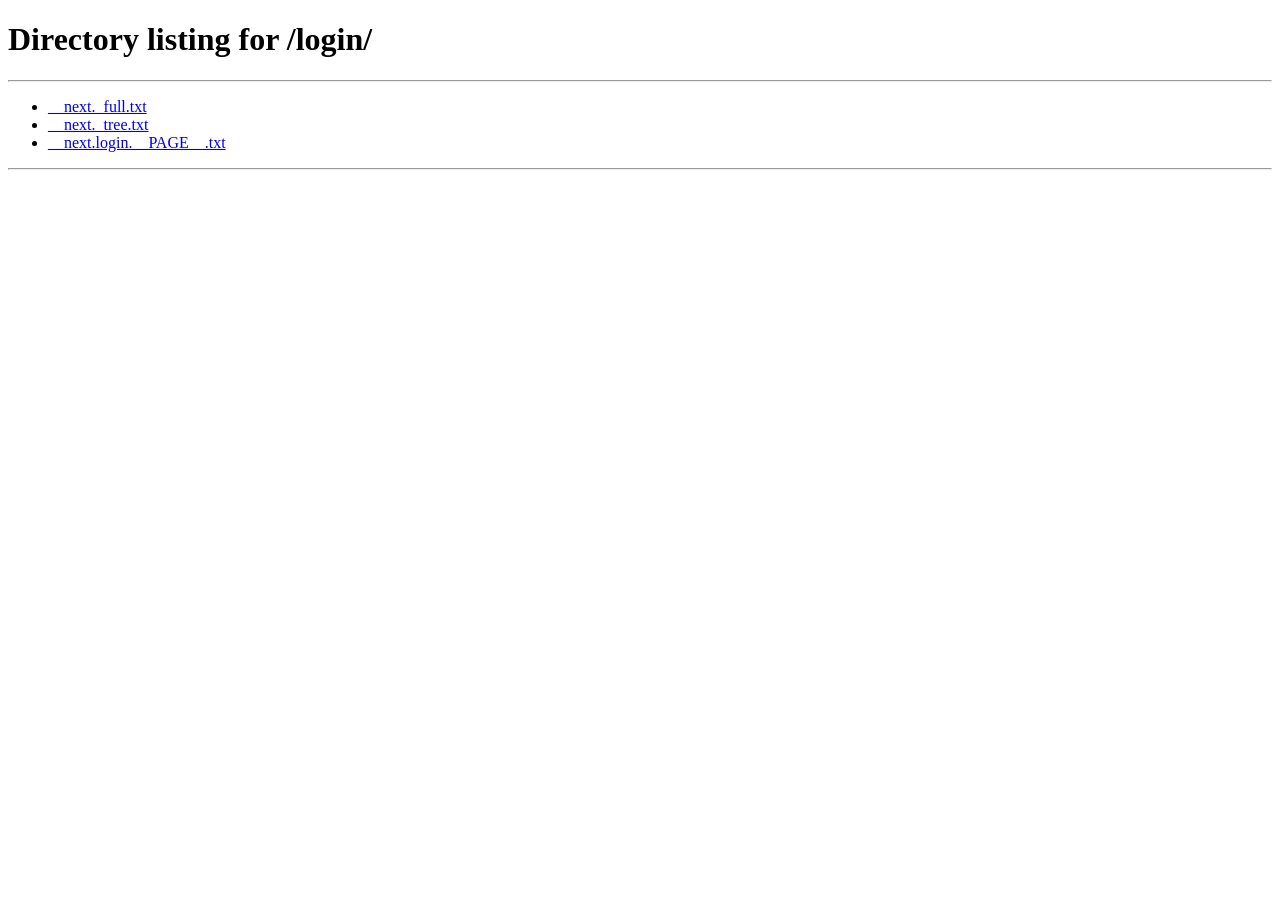
<file: learn/speaking.html>
<!DOCTYPE html><html lang="en" class="h-full antialiased"><head><meta charSet="utf-8"/><meta name="viewport" content="width=device-width, initial-scale=1"/><link rel="stylesheet" href="/_next/static/chunks/2rd54ar390axl.css" data-precedence="next"/><link rel="preload" as="script" fetchPriority="low" href="/_next/static/chunks/310vm2bl3xxpt.js"/><script src="/_next/static/chunks/2mmpezlrfmbu5.js" async=""></script><script src="/_next/static/chunks/27t_qfc-3_lzs.js" async=""></script><script src="/_next/static/chunks/2_2-1c0c4snqt.js" async=""></script><script src="/_next/static/chunks/turbopack-32qw_gqiagwrp.js" async=""></script><script src="/_next/static/chunks/3fntmmi971322.js" async=""></script><script src="/_next/static/chunks/3qdw03fz4po3a.js" async=""></script><script src="/_next/static/chunks/0x802-5z-137c.js" async=""></script><title>Deutsch Sprechen | German Voice Learning</title><meta name="description" content="Voice-first German language learning app"/><link rel="icon" href="/favicon.ico?favicon.2vob68tjqpejf.ico" sizes="256x256" type="image/x-icon"/><script src="/_next/static/chunks/0cz1d0mv5g_q7.js" noModule=""></script></head><body class="min-h-full flex flex-col"><div hidden=""><!--$--><!--/$--></div><div class="flex min-h-screen items-center justify-center"><p class="text-sm text-neutral-500">Lade…</p></div><!--$--><!--/$--><script src="/_next/static/chunks/310vm2bl3xxpt.js" id="_R_" async=""></script><script>(self.__next_f=self.__next_f||[]).push([0])</script><script>self.__next_f.push([1,"1:\"$Sreact.fragment\"\n2:I[77087,[\"/_next/static/chunks/3fntmmi971322.js\",\"/_next/static/chunks/3qdw03fz4po3a.js\"],\"AuthProvider\"]\n3:I[39756,[\"/_next/static/chunks/3fntmmi971322.js\",\"/_next/static/chunks/3qdw03fz4po3a.js\"],\"default\"]\n4:I[37457,[\"/_next/static/chunks/3fntmmi971322.js\",\"/_next/static/chunks/3qdw03fz4po3a.js\"],\"default\"]\n5:I[47257,[\"/_next/static/chunks/3fntmmi971322.js\",\"/_next/static/chunks/3qdw03fz4po3a.js\"],\"ClientPageRoot\"]\n6:I[76689,[\"/_next/static/chunks/3fntmmi971322.js\",\"/_next/static/chunks/3qdw03fz4po3a.js\",\"/_next/static/chunks/0x802-5z-137c.js\"],\"default\"]\n9:I[97367,[\"/_next/static/chunks/3fntmmi971322.js\",\"/_next/static/chunks/3qdw03fz4po3a.js\"],\"OutletBoundary\"]\na:\"$Sreact.suspense\"\nd:I[97367,[\"/_next/static/chunks/3fntmmi971322.js\",\"/_next/static/chunks/3qdw03fz4po3a.js\"],\"ViewportBoundary\"]\nf:I[97367,[\"/_next/static/chunks/3fntmmi971322.js\",\"/_next/static/chunks/3qdw03fz4po3a.js\"],\"MetadataBoundary\"]\n11:I[68027,[\"/_next/static/chunks/3fntmmi971322.js\",\"/_next/static/chunks/3qdw03fz4po3a.js\"],\"default\",1]\n:HL[\"/_next/static/chunks/2rd54ar390axl.css\",\"style\"]\nc:X\n0:{\"P\":null,\"c\":[\"\",\"learn\",\"speaking\"],\"q\":\"\",\"i\":false,\"f\":[[[\"\",{\"children\":[\"learn\",{\"children\":[\"speaking\",{\"children\":[\"__PAGE__\",{},\"$undefined\",\"$undefined\",4608]},\"$undefined\",\"$undefined\",4608]},\"$undefined\",\"$undefined\",4608]},\"$undefined\",\"$undefined\",4624],[[\"$\",\"$1\",\"c\",{\"children\":[[[\"$\",\"link\",\"0\",{\"rel\":\"stylesheet\",\"href\":\"/_next/static/chunks/2rd54ar390axl.css\",\"precedence\":\"next\",\"crossOrigin\":\"$undefined\",\"nonce\":\"$undefined\"}],[\"$\",\"script\",\"script-0\",{\"src\":\"/_next/static/chunks/3fntmmi971322.js\",\"async\":true,\"nonce\":\"$undefined\"}],[\"$\",\"script\",\"script-1\",{\"src\":\"/_next/static/chunks/3qdw03fz4po3a.js\",\"async\":true,\"nonce\":\"$undefined\"}]],[\"$\",\"html\",null,{\"lang\":\"en\",\"className\":\"h-full antialiased\",\"children\":[\"$\",\"body\",null,{\"className\":\"min-h-full flex flex-col\",\"children\":[\"$\",\"$L2\",null,{\"children\":[\"$\",\"$L3\",null,{\"parallelRouterKey\":\"children\",\"error\":\"$undefined\",\"errorStyles\":\"$undefined\",\"errorScripts\":\"$undefined\",\"template\":[\"$\",\"$L4\",null,{}],\"templateStyles\":\"$undefined\",\"templateScripts\":\"$undefined\",\"notFound\":[[[\"$\",\"title\",null,{\"children\":\"404: This page could not be found.\"}],[\"$\",\"div\",null,{\"style\":{\"fontFamily\":\"system-ui,\\\"Segoe UI\\\",Roboto,Helvetica,Arial,sans-serif,\\\"Apple Color Emoji\\\",\\\"Segoe UI Emoji\\\"\",\"height\":\"100vh\",\"textAlign\":\"center\",\"display\":\"flex\",\"flexDirection\":\"column\",\"alignItems\":\"center\",\"justifyContent\":\"center\"},\"children\":[\"$\",\"div\",null,{\"children\":[[\"$\",\"style\",null,{\"dangerouslySetInnerHTML\":{\"__html\":\"body{color:#000;background:#fff;margin:0}.next-error-h1{border-right:1px solid rgba(0,0,0,.3)}@media (prefers-color-scheme:dark){body{color:#fff;background:#000}.next-error-h1{border-right:1px solid rgba(255,255,255,.3)}}\"}}],[\"$\",\"h1\",null,{\"className\":\"next-error-h1\",\"style\":{\"display\":\"inline-block\",\"margin\":\"0 20px 0 0\",\"padding\":\"0 23px 0 0\",\"fontSize\":24,\"fontWeight\":500,\"verticalAlign\":\"top\",\"lineHeight\":\"49px\"},\"children\":404}],[\"$\",\"div\",null,{\"style\":{\"display\":\"inline-block\"},\"children\":[\"$\",\"h2\",null,{\"style\":{\"fontSize\":14,\"fontWeight\":400,\"lineHeight\":\"49px\",\"margin\":0},\"children\":\"This page could not be found.\"}]}]]}]}]],[]],\"forbidden\":\"$undefined\",\"unauthorized\":\"$undefined\"}]}]}]}]]}],{\"children\":[[\"$\",\"$1\",\"c\",{\"children\":[null,[\"$\",\"$L3\",null,{\"parallelRouterKey\":\"children\",\"error\":\"$undefined\",\"errorStyles\":\"$undefined\",\"errorScripts\":\"$undefined\",\"template\":[\"$\",\"$L4\",null,{}],\"templateStyles\":\"$undefined\",\"templateScripts\":\"$undefined\",\"notFound\":\"$undefined\",\"forbidden\":\"$undefined\",\"unauthorized\":\"$undefined\"}]]}],{\"children\":[[\"$\",\"$1\",\"c\",{\"children\":[null,[\"$\",\"$L3\",null,{\"parallelRouterKey\":\"children\",\"error\":\"$undefined\",\"errorStyles\":\"$undefined\",\"errorScripts\":\"$undefined\",\"template\":[\"$\",\"$L4\",null,{}],\"templateStyles\":\"$undefined\",\"templateScripts\":\"$undefined\",\"notFound\":\"$undefined\",\"forbidden\":\"$undefined\",\"unauthorized\":\"$undefined\"}]]}],{\"children\":[[\"$\",\"$1\",\"c\",{\"children\":[[\"$\",\"$L5\",null,{\"Component\":\"$6\",\"serverProvidedParams\":{\"searchParams\":{},\"params\":{},\"promises\":[\"$@7\",\"$@8\"]}}],[[\"$\",\"script\",\"script-0\",{\"src\":\"/_next/static/chunks/0x802-5z-137c.js\",\"async\":true,\"nonce\":\"$undefined\"}]],[\"$\",\"$L9\",null,{\"children\":[\"$\",\"$a\",null,{\"name\":\"Next.MetadataOutlet\",\"children\":\"$@b\"}]}]]}],{},null,false,null]},null,false,\"$c\"]},null,false,\"$c\"]},null,false,null],[\"$\",\"$1\",\"h\",{\"children\":[null,[\"$\",\"$Ld\",null,{\"children\":\"$Le\"}],[\"$\",\"div\",null,{\"hidden\":true,\"children\":[\"$\",\"$Lf\",null,{\"children\":[\"$\",\"$a\",null,{\"name\":\"Next.Metadata\",\"children\":\"$L10\"}]}]}],null]}],false]],\"m\":\"$undefined\",\"G\":[\"$11\",[[\"$\",\"link\",\"0\",{\"rel\":\"stylesheet\",\"href\":\"/_next/static/chunks/2rd54ar390axl.css\",\"precedence\":\"next\",\"crossOrigin\":\"$undefined\",\"nonce\":\"$undefined\"}]]],\"S\":true,\"h\":null,\"r\":\"$undefined\",\"s\":\"$undefined\",\"a\":\"$undefined\",\"l\":\"$undefined\",\"p\":\"$undefined\",\"d\":\"$undefined\",\"b\":\"uehYxsalEJCezyPC_mgK9\"}\nc:C\n7:{}\n8:\"$0:f:0:1:1:children:1:children:1:children:0:props:children:0:props:serverProvidedParams:params\"\ne:[[\"$\",\"meta\",\"0\",{\"charSet\":\"utf-8\"}],[\"$\",\"meta\",\"1\",{\"name\":\"viewport\",\"content\":\"width=device-width, initial-scale=1\"}]]\n12:I[27201,[\"/_next/static/chunks/3fntmmi971322.js\",\"/_next/static/chunks/3qdw03fz4po3a.js\"],\"IconMark\"]\nb:null\n10:[[\"$\",\"title\",\"0\",{\"children\":\"Deutsch Sprechen | German Voice Learning\"}],[\"$\",\"meta\",\"1\",{\"name\":\"description\",\"content\":\"Voice-first German language learning app\"}],[\"$\",\"link\",\"2\",{\"rel\":\"icon\",\"href\":\"/favicon.ico?favicon.2vob68tjqpejf.ico\",\"sizes\":\"256x256\",\"type\":\"image/x-icon\"}],[\"$\",\"$L12\",\"3\",{}]]\n"])</script></body></html>
</file>
<file: _next/static/chunks/0ot0vyfiuvsga.css>
@layer properties{@supports (((-webkit-hyphens:none)) and (not (margin-trim:inline))) or ((-moz-orient:inline) and (not (color:rgb(from red r g b)))){*,:before,:after,::backdrop{--tw-space-y-reverse:0;--tw-border-style:solid;--tw-gradient-position:initial;--tw-gradient-from:#0000;--tw-gradient-via:#0000;--tw-gradient-to:#0000;--tw-gradient-stops:initial;--tw-gradient-via-stops:initial;--tw-gradient-from-position:0%;--tw-gradient-via-position:50%;--tw-gradient-to-position:100%;--tw-leading:initial;--tw-font-weight:initial;--tw-tracking:initial;--tw-shadow:0 0 #0000;--tw-shadow-color:initial;--tw-shadow-alpha:100%;--tw-inset-shadow:0 0 #0000;--tw-inset-shadow-color:initial;--tw-inset-shadow-alpha:100%;--tw-ring-color:initial;--tw-ring-shadow:0 0 #0000;--tw-inset-ring-color:initial;--tw-inset-ring-shadow:0 0 #0000;--tw-ring-inset:initial;--tw-ring-offset-width:0px;--tw-ring-offset-color:#fff;--tw-ring-offset-shadow:0 0 #0000;--tw-blur:initial;--tw-brightness:initial;--tw-contrast:initial;--tw-grayscale:initial;--tw-hue-rotate:initial;--tw-invert:initial;--tw-opacity:initial;--tw-saturate:initial;--tw-sepia:initial;--tw-drop-shadow:initial;--tw-drop-shadow-color:initial;--tw-drop-shadow-alpha:100%;--tw-drop-shadow-size:initial}}}@layer theme{:root,:host{--color-red-50:#fef2f2;--color-red-300:#ffa3a3;--color-red-400:#ff6568;--color-red-600:#e40014;--color-red-700:#bf000f;--color-red-950:#460809;--color-orange-500:#fe6e00;--color-amber-50:#fffbeb;--color-amber-200:#fee685;--color-amber-300:#ffd236;--color-amber-400:#fcbb00;--color-amber-600:#dd7400;--color-amber-800:#953d00;--color-amber-950:#461901;--color-emerald-50:#ecfdf5;--color-emerald-300:#5ee9b5;--color-emerald-400:#00d294;--color-emerald-500:#00bb7f;--color-emerald-600:#009767;--color-emerald-700:#007956;--color-emerald-950:#002c22;--color-teal-600:#009588;--color-sky-400:#00bcfe;--color-blue-600:#155dfc;--color-violet-400:#a685ff;--color-purple-600:#9810fa;--color-pink-400:#fb64b6;--color-rose-500:#ff2357;--color-rose-600:#e70044;--color-neutral-50:#fafafa;--color-neutral-100:#f5f5f5;--color-neutral-200:#e5e5e5;--color-neutral-300:#d4d4d4;--color-neutral-400:#a1a1a1;--color-neutral-500:#737373;--color-neutral-600:#525252;--color-neutral-700:#404040;--color-neutral-800:#262626;--color-neutral-900:#171717;--color-neutral-950:#0a0a0a;--color-white:#fff;--spacing:.25rem;--container-xs:20rem;--container-sm:24rem;--container-md:28rem;--container-2xl:42rem;--container-3xl:48rem;--text-xs:.75rem;--text-xs--line-height:calc(1 / .75);--text-sm:.875rem;--text-sm--line-height:calc(1.25 / .875);--text-base:1rem;--text-base--line-height:calc(1.5 / 1);--text-lg:1.125rem;--text-lg--line-height:calc(1.75 / 1.125);--text-xl:1.25rem;--text-xl--line-height:calc(1.75 / 1.25);--text-2xl:1.5rem;--text-2xl--line-height:calc(2 / 1.5);--text-3xl:1.875rem;--text-3xl--line-height:calc(2.25 / 1.875);--text-4xl:2.25rem;--text-4xl--line-height:calc(2.5 / 2.25);--font-weight-normal:400;--font-weight-medium:500;--font-weight-semibold:600;--font-weight-bold:700;--tracking-wide:.025em;--leading-tight:1.25;--leading-snug:1.375;--radius-md:.375rem;--radius-lg:.5rem;--radius-xl:.75rem;--radius-2xl:1rem;--radius-3xl:1.5rem;--default-transition-duration:.15s;--default-transition-timing-function:cubic-bezier(.4, 0, .2, 1);--default-font-family:"Inter", ui-sans-serif, system-ui, -apple-system, Segoe UI, Roboto, sans-serif;--default-mono-font-family:ui-monospace, SFMono-Regular, Menlo, monospace}@supports (color:lab(0% 0 0)){:root,:host{--color-red-50:lab(96.5005% 4.18508 1.52328);--color-red-300:lab(76.5514% 36.422 15.5335);--color-red-400:lab(63.7053% 60.745 31.3109);--color-red-600:lab(48.4493% 77.4328 61.5452);--color-red-700:lab(40.4273% 67.2623 53.7441);--color-red-950:lab(13.003% 29.04 16.7519);--color-orange-500:lab(64.272% 57.1788 90.3583);--color-amber-50:lab(98.6252% -.635922 8.42309);--color-amber-200:lab(91.7203% -.505269 49.9084);--color-amber-300:lab(86.4156% 6.13147 78.3961);--color-amber-400:lab(80.1641% 16.6016 99.2089);--color-amber-600:lab(60.3514% 40.5624 87.1228);--color-amber-800:lab(37.8822% 37.1699 52.2718);--color-amber-950:lab(15.8111% 20.9107 23.3752);--color-emerald-50:lab(97.8462% -6.94966 1.85487);--color-emerald-300:lab(83.9203% -48.7124 13.8849);--color-emerald-400:lab(75.0771% -60.7313 19.4147);--color-emerald-500:lab(66.9756% -58.27 19.5419);--color-emerald-600:lab(55.0481% -49.9246 15.93);--color-emerald-700:lab(44.4871% -41.0396 11.0361);--color-emerald-950:lab(15.0582% -17.9507 2.38369);--color-teal-600:lab(55.0223% -41.0774 -3.90277);--color-sky-400:lab(70.687% -23.6078 -45.9483);--color-blue-600:lab(44.0605% 29.0279 -86.0352);--color-violet-400:lab(62.8239% 34.9159 -60.0512);--color-purple-600:lab(43.0295% 75.21 -86.5669);--color-pink-400:lab(64.5597% 64.3615 -12.7988);--color-rose-500:lab(56.101% 79.4328 31.4532);--color-rose-600:lab(49.1882% 81.577 36.0311);--color-neutral-50:lab(98.26% 0 0);--color-neutral-100:lab(96.52% -.0000298023 .0000119209);--color-neutral-200:lab(90.952% 0 -.0000119209);--color-neutral-300:lab(84.92% 0 -.0000119209);--color-neutral-400:lab(66.128% -.0000298023 .0000119209);--color-neutral-500:lab(48.496% 0 0);--color-neutral-600:lab(34.924% 0 0);--color-neutral-700:lab(27.036% 0 0);--color-neutral-800:lab(15.204% 0 -.00000596046);--color-neutral-900:lab(7.78201% -.0000149012 0);--color-neutral-950:lab(2.75381% 0 0)}}}@layer base{*,:after,:before,::backdrop{box-sizing:border-box;border:0 solid;margin:0;padding:0}::file-selector-button{box-sizing:border-box;border:0 solid;margin:0;padding:0}html,:host{-webkit-text-size-adjust:100%;tab-size:4;line-height:1.5;font-family:var(--default-font-family,-apple-system, BlinkMacSystemFont, "Segoe UI", Roboto, "Helvetica Neue", "Noto Sans", Arial, sans-serif, "Apple Color Emoji", "Segoe UI Emoji", "Segoe UI Symbol", "Noto Color Emoji");font-feature-settings:var(--default-font-feature-settings,normal);font-variation-settings:var(--default-font-variation-settings,normal);-webkit-tap-highlight-color:transparent}hr{height:0;color:inherit;border-top-width:1px}abbr:where([title]){-webkit-text-decoration:underline dotted;text-decoration:underline dotted}h1,h2,h3,h4,h5,h6{font-size:inherit;font-weight:inherit}a{color:inherit;-webkit-text-decoration:inherit;-webkit-text-decoration:inherit;-webkit-text-decoration:inherit;-webkit-text-decoration:inherit;text-decoration:inherit}b,strong{font-weight:bolder}code,kbd,samp,pre{font-family:var(--default-mono-font-family,ui-monospace, SFMono-Regular, Menlo, Monaco, Consolas, "Liberation Mono", "Courier New", monospace);font-feature-settings:var(--default-mono-font-feature-settings,normal);font-variation-settings:var(--default-mono-font-variation-settings,normal);font-size:1em}small{font-size:80%}sub,sup{vertical-align:baseline;font-size:75%;line-height:0;position:relative}sub{bottom:-.25em}sup{top:-.5em}table{text-indent:0;border-color:inherit;border-collapse:collapse}:-moz-focusring:where(:not(iframe)){outline:auto}progress{vertical-align:baseline}summary{display:list-item}ol,ul,menu{list-style:none}img,svg,video,canvas,audio,iframe,embed,object{vertical-align:middle;display:block}img,video{max-width:100%;height:auto}button,input,select,optgroup,textarea{font:inherit;font-feature-settings:inherit;font-variation-settings:inherit;letter-spacing:inherit;color:inherit;opacity:1;background-color:#0000;border-radius:0}::file-selector-button{font:inherit;font-feature-settings:inherit;font-variation-settings:inherit;letter-spacing:inherit;color:inherit;opacity:1;background-color:#0000;border-radius:0}:where(select:is([multiple],[size])) optgroup{font-weight:bolder}:where(select:is([multiple],[size])) optgroup option{padding-inline-start:20px}::file-selector-button{margin-inline-end:4px}::placeholder{opacity:1}@supports (not ((-webkit-appearance:-apple-pay-button))) or (contain-intrinsic-size:1px){::placeholder{color:currentColor}@supports (color:color-mix(in lab, red, red)){::placeholder{color:color-mix(in oklab, currentcolor 50%, transparent)}}}textarea{resize:vertical}::-webkit-search-decoration{-webkit-appearance:none}::-webkit-date-and-time-value{min-height:1lh;text-align:inherit}::-webkit-datetime-edit{display:inline-flex}::-webkit-datetime-edit-fields-wrapper{padding:0}::-webkit-datetime-edit{padding-block:0}::-webkit-datetime-edit-year-field{padding-block:0}::-webkit-datetime-edit-month-field{padding-block:0}::-webkit-datetime-edit-day-field{padding-block:0}::-webkit-datetime-edit-hour-field{padding-block:0}::-webkit-datetime-edit-minute-field{padding-block:0}::-webkit-datetime-edit-second-field{padding-block:0}::-webkit-datetime-edit-millisecond-field{padding-block:0}::-webkit-datetime-edit-meridiem-field{padding-block:0}::-webkit-calendar-picker-indicator{line-height:1}:-moz-ui-invalid{box-shadow:none}button,input:where([type=button],[type=reset],[type=submit]){appearance:button}::file-selector-button{appearance:button}::-webkit-inner-spin-button{height:auto}::-webkit-outer-spin-button{height:auto}[hidden]:where(:not([hidden=until-found])){display:none!important}}@layer components;@layer utilities{.visible{visibility:visible}.absolute{position:absolute}.relative{position:relative}.static{position:static}.sticky{position:sticky}.-top-1{top:calc(var(--spacing) * -1)}.top-0{top:0}.-right-1{right:calc(var(--spacing) * -1)}.mx-auto{margin-inline:auto}.my-5{margin-block:calc(var(--spacing) * 5)}.mt-0\.5{margin-top:calc(var(--spacing) * .5)}.mt-1{margin-top:var(--spacing)}.mt-2{margin-top:calc(var(--spacing) * 2)}.mt-3{margin-top:calc(var(--spacing) * 3)}.mt-4{margin-top:calc(var(--spacing) * 4)}.mt-5{margin-top:calc(var(--spacing) * 5)}.mt-6{margin-top:calc(var(--spacing) * 6)}.mt-8{margin-top:calc(var(--spacing) * 8)}.mt-10{margin-top:calc(var(--spacing) * 10)}.mt-12{margin-top:calc(var(--spacing) * 12)}.mt-16{margin-top:calc(var(--spacing) * 16)}.mb-8{margin-bottom:calc(var(--spacing) * 8)}.ml-3{margin-left:calc(var(--spacing) * 3)}.block{display:block}.flex{display:flex}.grid{display:grid}.hidden{display:none}.inline-block{display:inline-block}.table{display:table}.h-1\.5{height:calc(var(--spacing) * 1.5)}.h-2\.5{height:calc(var(--spacing) * 2.5)}.h-4{height:calc(var(--spacing) * 4)}.h-9{height:calc(var(--spacing) * 9)}.h-16{height:calc(var(--spacing) * 16)}.h-24{height:calc(var(--spacing) * 24)}.h-64{height:calc(var(--spacing) * 64)}.h-full{height:100%}.h-px{height:1px}.max-h-32{max-height:calc(var(--spacing) * 32)}.max-h-64{max-height:calc(var(--spacing) * 64)}.min-h-\[110px\]{min-height:110px}.min-h-full{min-height:100%}.min-h-screen{min-height:100vh}.w-2\.5{width:calc(var(--spacing) * 2.5)}.w-4{width:calc(var(--spacing) * 4)}.w-5{width:calc(var(--spacing) * 5)}.w-9{width:calc(var(--spacing) * 9)}.w-24{width:calc(var(--spacing) * 24)}.w-64{width:calc(var(--spacing) * 64)}.w-full{width:100%}.max-w-2xl{max-width:var(--container-2xl)}.max-w-3xl{max-width:var(--container-3xl)}.max-w-md{max-width:var(--container-md)}.max-w-sm{max-width:var(--container-sm)}.max-w-xs{max-width:var(--container-xs)}.flex-1{flex:1}.shrink-0{flex-shrink:0}.grid-cols-1{grid-template-columns:repeat(1,minmax(0,1fr))}.flex-col{flex-direction:column}.flex-wrap{flex-wrap:wrap}.items-center{align-items:center}.items-start{align-items:flex-start}.justify-between{justify-content:space-between}.justify-center{justify-content:center}.gap-2{gap:calc(var(--spacing) * 2)}.gap-3{gap:calc(var(--spacing) * 3)}.gap-4{gap:calc(var(--spacing) * 4)}.gap-6{gap:calc(var(--spacing) * 6)}:where(.space-y-1>:not(:last-child)){--tw-space-y-reverse:0;margin-block-start:calc(var(--spacing) * var(--tw-space-y-reverse));margin-block-end:calc(var(--spacing) * calc(1 - var(--tw-space-y-reverse)))}:where(.space-y-3>:not(:last-child)){--tw-space-y-reverse:0;margin-block-start:calc(calc(var(--spacing) * 3) * var(--tw-space-y-reverse));margin-block-end:calc(calc(var(--spacing) * 3) * calc(1 - var(--tw-space-y-reverse)))}.gap-x-3{column-gap:calc(var(--spacing) * 3)}.overflow-auto{overflow:auto}.overflow-hidden{overflow:hidden}.rounded-2xl{border-radius:var(--radius-2xl)}.rounded-3xl{border-radius:var(--radius-3xl)}.rounded-full{border-radius:3.40282e38px}.rounded-lg{border-radius:var(--radius-lg)}.rounded-md{border-radius:var(--radius-md)}.rounded-xl{border-radius:var(--radius-xl)}.border{border-style:var(--tw-border-style);border-width:1px}.border-2{border-style:var(--tw-border-style);border-width:2px}.border-t{border-top-style:var(--tw-border-style);border-top-width:1px}.border-b{border-bottom-style:var(--tw-border-style);border-bottom-width:1px}.border-dashed{--tw-border-style:dashed;border-style:dashed}.border-amber-300{border-color:var(--color-amber-300)}.border-emerald-500{border-color:var(--color-emerald-500)}.border-neutral-100{border-color:var(--color-neutral-100)}.border-neutral-200{border-color:var(--color-neutral-200)}.border-neutral-300{border-color:var(--color-neutral-300)}.border-red-400{border-color:var(--color-red-400)}.bg-amber-50{background-color:var(--color-amber-50)}.bg-emerald-50{background-color:var(--color-emerald-50)}.bg-emerald-500{background-color:var(--color-emerald-500)}.bg-neutral-50{background-color:var(--color-neutral-50)}.bg-neutral-100{background-color:var(--color-neutral-100)}.bg-neutral-200{background-color:var(--color-neutral-200)}.bg-neutral-900{background-color:var(--color-neutral-900)}.bg-red-50{background-color:var(--color-red-50)}.bg-red-600{background-color:var(--color-red-600)}.bg-white{background-color:var(--color-white)}.bg-white\/25{background-color:#ffffff40}@supports (color:color-mix(in lab, red, red)){.bg-white\/25{background-color:color-mix(in oklab, var(--color-white) 25%, transparent)}}.bg-gradient-to-br{--tw-gradient-position:to bottom right in oklab;background-image:linear-gradient(var(--tw-gradient-stops))}.from-amber-400{--tw-gradient-from:var(--color-amber-400);--tw-gradient-stops:var(--tw-gradient-via-stops,var(--tw-gradient-position), var(--tw-gradient-from) var(--tw-gradient-from-position), var(--tw-gradient-to) var(--tw-gradient-to-position))}.from-emerald-400{--tw-gradient-from:var(--color-emerald-400);--tw-gradient-stops:var(--tw-gradient-via-stops,var(--tw-gradient-position), var(--tw-gradient-from) var(--tw-gradient-from-position), var(--tw-gradient-to) var(--tw-gradient-to-position))}.from-pink-400{--tw-gradient-from:var(--color-pink-400);--tw-gradient-stops:var(--tw-gradient-via-stops,var(--tw-gradient-position), var(--tw-gradient-from) var(--tw-gradient-from-position), var(--tw-gradient-to) var(--tw-gradient-to-position))}.from-sky-400{--tw-gradient-from:var(--color-sky-400);--tw-gradient-stops:var(--tw-gradient-via-stops,var(--tw-gradient-position), var(--tw-gradient-from) var(--tw-gradient-from-position), var(--tw-gradient-to) var(--tw-gradient-to-position))}.from-violet-400{--tw-gradient-from:var(--color-violet-400);--tw-gradient-stops:var(--tw-gradient-via-stops,var(--tw-gradient-position), var(--tw-gradient-from) var(--tw-gradient-from-position), var(--tw-gradient-to) var(--tw-gradient-to-position))}.to-blue-600{--tw-gradient-to:var(--color-blue-600);--tw-gradient-stops:var(--tw-gradient-via-stops,var(--tw-gradient-position), var(--tw-gradient-from) var(--tw-gradient-from-position), var(--tw-gradient-to) var(--tw-gradient-to-position))}.to-orange-500{--tw-gradient-to:var(--color-orange-500);--tw-gradient-stops:var(--tw-gradient-via-stops,var(--tw-gradient-position), var(--tw-gradient-from) var(--tw-gradient-from-position), var(--tw-gradient-to) var(--tw-gradient-to-position))}.to-purple-600{--tw-gradient-to:var(--color-purple-600);--tw-gradient-stops:var(--tw-gradient-via-stops,var(--tw-gradient-position), var(--tw-gradient-from) var(--tw-gradient-from-position), var(--tw-gradient-to) var(--tw-gradient-to-position))}.to-rose-600{--tw-gradient-to:var(--color-rose-600);--tw-gradient-stops:var(--tw-gradient-via-stops,var(--tw-gradient-position), var(--tw-gradient-from) var(--tw-gradient-from-position), var(--tw-gradient-to) var(--tw-gradient-to-position))}.to-teal-600{--tw-gradient-to:var(--color-teal-600);--tw-gradient-stops:var(--tw-gradient-via-stops,var(--tw-gradient-position), var(--tw-gradient-from) var(--tw-gradient-from-position), var(--tw-gradient-to) var(--tw-gradient-to-position))}.object-contain{object-fit:contain}.p-4{padding:calc(var(--spacing) * 4)}.p-6{padding:calc(var(--spacing) * 6)}.p-8{padding:calc(var(--spacing) * 8)}.px-3{padding-inline:calc(var(--spacing) * 3)}.px-4{padding-inline:calc(var(--spacing) * 4)}.px-5{padding-inline:calc(var(--spacing) * 5)}.px-6{padding-inline:calc(var(--spacing) * 6)}.py-1{padding-block:var(--spacing)}.py-1\.5{padding-block:calc(var(--spacing) * 1.5)}.py-2{padding-block:calc(var(--spacing) * 2)}.py-2\.5{padding-block:calc(var(--spacing) * 2.5)}.py-3{padding-block:calc(var(--spacing) * 3)}.py-10{padding-block:calc(var(--spacing) * 10)}.py-12{padding-block:calc(var(--spacing) * 12)}.text-center{text-align:center}.text-left{text-align:left}.text-right{text-align:right}.font-mono{font-family:ui-monospace,SFMono-Regular,Menlo,monospace}.text-2xl{font-size:var(--text-2xl);line-height:var(--tw-leading,var(--text-2xl--line-height))}.text-3xl{font-size:var(--text-3xl);line-height:var(--tw-leading,var(--text-3xl--line-height))}.text-4xl{font-size:var(--text-4xl);line-height:var(--tw-leading,var(--text-4xl--line-height))}.text-base{font-size:var(--text-base);line-height:var(--tw-leading,var(--text-base--line-height))}.text-lg{font-size:var(--text-lg);line-height:var(--tw-leading,var(--text-lg--line-height))}.text-sm{font-size:var(--text-sm);line-height:var(--tw-leading,var(--text-sm--line-height))}.text-xl{font-size:var(--text-xl);line-height:var(--tw-leading,var(--text-xl--line-height))}.text-xs{font-size:var(--text-xs);line-height:var(--tw-leading,var(--text-xs--line-height))}.text-\[10px\]{font-size:10px}.text-\[11px\]{font-size:11px}.leading-snug{--tw-leading:var(--leading-snug);line-height:var(--leading-snug)}.leading-tight{--tw-leading:var(--leading-tight);line-height:var(--leading-tight)}.font-bold{--tw-font-weight:var(--font-weight-bold);font-weight:var(--font-weight-bold)}.font-medium{--tw-font-weight:var(--font-weight-medium);font-weight:var(--font-weight-medium)}.font-normal{--tw-font-weight:var(--font-weight-normal);font-weight:var(--font-weight-normal)}.font-semibold{--tw-font-weight:var(--font-weight-semibold);font-weight:var(--font-weight-semibold)}.tracking-wide{--tw-tracking:var(--tracking-wide);letter-spacing:var(--tracking-wide)}.text-amber-600{color:var(--color-amber-600)}.text-amber-800{color:var(--color-amber-800)}.text-blue-600{color:var(--color-blue-600)}.text-emerald-600{color:var(--color-emerald-600)}.text-emerald-700{color:var(--color-emerald-700)}.text-neutral-400{color:var(--color-neutral-400)}.text-neutral-500{color:var(--color-neutral-500)}.text-neutral-600{color:var(--color-neutral-600)}.text-neutral-900{color:var(--color-neutral-900)}.text-orange-500{color:var(--color-orange-500)}.text-purple-600{color:var(--color-purple-600)}.text-red-600{color:var(--color-red-600)}.text-red-700{color:var(--color-red-700)}.text-rose-500{color:var(--color-rose-500)}.text-teal-600{color:var(--color-teal-600)}.text-white{color:var(--color-white)}.text-white\/80{color:#fffc}@supports (color:color-mix(in lab, red, red)){.text-white\/80{color:color-mix(in oklab, var(--color-white) 80%, transparent)}}.uppercase{text-transform:uppercase}.underline{text-decoration-line:underline}.underline-offset-2{text-underline-offset:2px}.antialiased{-webkit-font-smoothing:antialiased;-moz-osx-font-smoothing:grayscale}.opacity-70{opacity:.7}.shadow-md{--tw-shadow:0 4px 6px -1px var(--tw-shadow-color,#0000001a), 0 2px 4px -2px var(--tw-shadow-color,#0000001a);box-shadow:var(--tw-inset-shadow), var(--tw-inset-ring-shadow), var(--tw-ring-offset-shadow), var(--tw-ring-shadow), var(--tw-shadow)}.ring-2{--tw-ring-shadow:var(--tw-ring-inset,) 0 0 0 calc(2px + var(--tw-ring-offset-width)) var(--tw-ring-color,currentcolor);box-shadow:var(--tw-inset-shadow), var(--tw-inset-ring-shadow), var(--tw-ring-offset-shadow), var(--tw-ring-shadow), var(--tw-shadow)}.ring-white{--tw-ring-color:var(--color-white)}.filter{filter:var(--tw-blur,) var(--tw-brightness,) var(--tw-contrast,) var(--tw-grayscale,) var(--tw-hue-rotate,) var(--tw-invert,) var(--tw-saturate,) var(--tw-sepia,) var(--tw-drop-shadow,)}.transition{transition-property:color,background-color,border-color,outline-color,text-decoration-color,fill,stroke,--tw-gradient-from,--tw-gradient-via,--tw-gradient-to,opacity,box-shadow,transform,translate,scale,rotate,filter,-webkit-backdrop-filter,backdrop-filter,display,content-visibility,overlay,pointer-events;transition-timing-function:var(--tw-ease,var(--default-transition-timing-function));transition-duration:var(--tw-duration,var(--default-transition-duration))}.transition-colors{transition-property:color,background-color,border-color,outline-color,text-decoration-color,fill,stroke,--tw-gradient-from,--tw-gradient-via,--tw-gradient-to;transition-timing-function:var(--tw-ease,var(--default-transition-timing-function));transition-duration:var(--tw-duration,var(--default-transition-duration))}.transition-transform{transition-property:transform,translate,scale,rotate;transition-timing-function:var(--tw-ease,var(--default-transition-timing-function));transition-duration:var(--tw-duration,var(--default-transition-duration))}.\[writing-mode\:vertical-rl\]{writing-mode:vertical-rl}.file\:mr-4::file-selector-button{margin-right:calc(var(--spacing) * 4)}.file\:rounded-md::file-selector-button{border-radius:var(--radius-md)}.file\:border-0::file-selector-button{border-style:var(--tw-border-style);border-width:0}.file\:bg-neutral-900::file-selector-button{background-color:var(--color-neutral-900)}.file\:px-4::file-selector-button{padding-inline:calc(var(--spacing) * 4)}.file\:py-2::file-selector-button{padding-block:calc(var(--spacing) * 2)}.file\:text-sm::file-selector-button{font-size:var(--text-sm);line-height:var(--tw-leading,var(--text-sm--line-height))}.file\:font-medium::file-selector-button{--tw-font-weight:var(--font-weight-medium);font-weight:var(--font-weight-medium)}.file\:text-white::file-selector-button{color:var(--color-white)}.last\:border-b-0:last-child{border-bottom-style:var(--tw-border-style);border-bottom-width:0}@media (hover:hover){.hover\:scale-\[1\.02\]:hover{scale:1.02}.hover\:border-neutral-400:hover{border-color:var(--color-neutral-400)}.hover\:bg-neutral-50:hover{background-color:var(--color-neutral-50)}.hover\:bg-neutral-700:hover{background-color:var(--color-neutral-700)}.hover\:text-neutral-800:hover{color:var(--color-neutral-800)}.hover\:underline:hover{text-decoration-line:underline}.hover\:file\:bg-neutral-700:hover::file-selector-button{background-color:var(--color-neutral-700)}}.disabled\:opacity-50:disabled{opacity:.5}@media (min-width:40rem){.sm\:inline{display:inline}.sm\:grid-cols-2{grid-template-columns:repeat(2,minmax(0,1fr))}.sm\:grid-cols-3{grid-template-columns:repeat(3,minmax(0,1fr))}}@media (prefers-color-scheme:dark){.dark\:border-amber-800{border-color:var(--color-amber-800)}.dark\:border-neutral-700{border-color:var(--color-neutral-700)}.dark\:border-neutral-800{border-color:var(--color-neutral-800)}.dark\:border-neutral-900{border-color:var(--color-neutral-900)}.dark\:bg-amber-950{background-color:var(--color-amber-950)}.dark\:bg-emerald-950{background-color:var(--color-emerald-950)}.dark\:bg-neutral-800{background-color:var(--color-neutral-800)}.dark\:bg-neutral-900{background-color:var(--color-neutral-900)}.dark\:bg-red-950{background-color:var(--color-red-950)}.dark\:bg-white{background-color:var(--color-white)}.dark\:text-amber-200{color:var(--color-amber-200)}.dark\:text-emerald-300{color:var(--color-emerald-300)}.dark\:text-emerald-400{color:var(--color-emerald-400)}.dark\:text-neutral-300{color:var(--color-neutral-300)}.dark\:text-neutral-400{color:var(--color-neutral-400)}.dark\:text-neutral-600{color:var(--color-neutral-600)}.dark\:text-neutral-900{color:var(--color-neutral-900)}.dark\:text-red-300{color:var(--color-red-300)}.dark\:text-sky-400{color:var(--color-sky-400)}.dark\:text-violet-400{color:var(--color-violet-400)}.dark\:text-white{color:var(--color-white)}.dark\:ring-neutral-950{--tw-ring-color:var(--color-neutral-950)}.dark\:file\:bg-white::file-selector-button{background-color:var(--color-white)}.dark\:file\:text-neutral-900::file-selector-button{color:var(--color-neutral-900)}@media (hover:hover){.dark\:hover\:border-neutral-600:hover{border-color:var(--color-neutral-600)}.dark\:hover\:bg-neutral-900:hover{background-color:var(--color-neutral-900)}.dark\:hover\:text-neutral-300:hover{color:var(--color-neutral-300)}}}}:root{--background:#fff;--foreground:#171717}@media (prefers-color-scheme:dark){:root{--background:#0a0a0a;--foreground:#ededed}}body{background:var(--background);color:var(--foreground);font-family:Arial,Helvetica,sans-serif}@property --tw-space-y-reverse{syntax:"*";inherits:false;initial-value:0}@property --tw-border-style{syntax:"*";inherits:false;initial-value:solid}@property --tw-gradient-position{syntax:"*";inherits:false}@property --tw-gradient-from{syntax:"<color>";inherits:false;initial-value:#0000}@property --tw-gradient-via{syntax:"<color>";inherits:false;initial-value:#0000}@property --tw-gradient-to{syntax:"<color>";inherits:false;initial-value:#0000}@property --tw-gradient-stops{syntax:"*";inherits:false}@property --tw-gradient-via-stops{syntax:"*";inherits:false}@property --tw-gradient-from-position{syntax:"<length-percentage>";inherits:false;initial-value:0%}@property --tw-gradient-via-position{syntax:"<length-percentage>";inherits:false;initial-value:50%}@property --tw-gradient-to-position{syntax:"<length-percentage>";inherits:false;initial-value:100%}@property --tw-leading{syntax:"*";inherits:false}@property --tw-font-weight{syntax:"*";inherits:false}@property --tw-tracking{syntax:"*";inherits:false}@property --tw-shadow{syntax:"*";inherits:false;initial-value:0 0 #0000}@property --tw-shadow-color{syntax:"*";inherits:false}@property --tw-shadow-alpha{syntax:"<percentage>";inherits:false;initial-value:100%}@property --tw-inset-shadow{syntax:"*";inherits:false;initial-value:0 0 #0000}@property --tw-inset-shadow-color{syntax:"*";inherits:false}@property --tw-inset-shadow-alpha{syntax:"<percentage>";inherits:false;initial-value:100%}@property --tw-ring-color{syntax:"*";inherits:false}@property --tw-ring-shadow{syntax:"*";inherits:false;initial-value:0 0 #0000}@property --tw-inset-ring-color{syntax:"*";inherits:false}@property --tw-inset-ring-shadow{syntax:"*";inherits:false;initial-value:0 0 #0000}@property --tw-ring-inset{syntax:"*";inherits:false}@property --tw-ring-offset-width{syntax:"<length>";inherits:false;initial-value:0}@property --tw-ring-offset-color{syntax:"*";inherits:false;initial-value:#fff}@property --tw-ring-offset-shadow{syntax:"*";inherits:false;initial-value:0 0 #0000}@property --tw-blur{syntax:"*";inherits:false}@property --tw-brightness{syntax:"*";inherits:false}@property --tw-contrast{syntax:"*";inherits:false}@property --tw-grayscale{syntax:"*";inherits:false}@property --tw-hue-rotate{syntax:"*";inherits:false}@property --tw-invert{syntax:"*";inherits:false}@property --tw-opacity{syntax:"*";inherits:false}@property --tw-saturate{syntax:"*";inherits:false}@property --tw-sepia{syntax:"*";inherits:false}@property --tw-drop-shadow{syntax:"*";inherits:false}@property --tw-drop-shadow-color{syntax:"*";inherits:false}@property --tw-drop-shadow-alpha{syntax:"<percentage>";inherits:false;initial-value:100%}@property --tw-drop-shadow-size{syntax:"*";inherits:false}
</file>
<file: _next/static/chunks/2rd54ar390axl.css>
@layer properties{@supports (((-webkit-hyphens:none)) and (not (margin-trim:inline))) or ((-moz-orient:inline) and (not (color:rgb(from red r g b)))){*,:before,:after,::backdrop{--tw-space-y-reverse:0;--tw-border-style:solid;--tw-gradient-position:initial;--tw-gradient-from:#0000;--tw-gradient-via:#0000;--tw-gradient-to:#0000;--tw-gradient-stops:initial;--tw-gradient-via-stops:initial;--tw-gradient-from-position:0%;--tw-gradient-via-position:50%;--tw-gradient-to-position:100%;--tw-leading:initial;--tw-font-weight:initial;--tw-tracking:initial;--tw-shadow:0 0 #0000;--tw-shadow-color:initial;--tw-shadow-alpha:100%;--tw-inset-shadow:0 0 #0000;--tw-inset-shadow-color:initial;--tw-inset-shadow-alpha:100%;--tw-ring-color:initial;--tw-ring-shadow:0 0 #0000;--tw-inset-ring-color:initial;--tw-inset-ring-shadow:0 0 #0000;--tw-ring-inset:initial;--tw-ring-offset-width:0px;--tw-ring-offset-color:#fff;--tw-ring-offset-shadow:0 0 #0000;--tw-blur:initial;--tw-brightness:initial;--tw-contrast:initial;--tw-grayscale:initial;--tw-hue-rotate:initial;--tw-invert:initial;--tw-opacity:initial;--tw-saturate:initial;--tw-sepia:initial;--tw-drop-shadow:initial;--tw-drop-shadow-color:initial;--tw-drop-shadow-alpha:100%;--tw-drop-shadow-size:initial}}}@layer theme{:root,:host{--color-red-50:#fef2f2;--color-red-300:#ffa3a3;--color-red-400:#ff6568;--color-red-600:#e40014;--color-red-700:#bf000f;--color-red-950:#460809;--color-orange-500:#fe6e00;--color-amber-50:#fffbeb;--color-amber-200:#fee685;--color-amber-300:#ffd236;--color-amber-400:#fcbb00;--color-amber-600:#dd7400;--color-amber-800:#953d00;--color-amber-950:#461901;--color-emerald-50:#ecfdf5;--color-emerald-300:#5ee9b5;--color-emerald-400:#00d294;--color-emerald-500:#00bb7f;--color-emerald-600:#009767;--color-emerald-700:#007956;--color-emerald-950:#002c22;--color-teal-600:#009588;--color-sky-400:#00bcfe;--color-blue-600:#155dfc;--color-pink-400:#fb64b6;--color-rose-500:#ff2357;--color-rose-600:#e70044;--color-neutral-50:#fafafa;--color-neutral-100:#f5f5f5;--color-neutral-200:#e5e5e5;--color-neutral-300:#d4d4d4;--color-neutral-400:#a1a1a1;--color-neutral-500:#737373;--color-neutral-600:#525252;--color-neutral-700:#404040;--color-neutral-800:#262626;--color-neutral-900:#171717;--color-neutral-950:#0a0a0a;--color-white:#fff;--spacing:.25rem;--container-xs:20rem;--container-sm:24rem;--container-md:28rem;--container-2xl:42rem;--container-3xl:48rem;--text-xs:.75rem;--text-xs--line-height:calc(1 / .75);--text-sm:.875rem;--text-sm--line-height:calc(1.25 / .875);--text-base:1rem;--text-base--line-height:calc(1.5 / 1);--text-lg:1.125rem;--text-lg--line-height:calc(1.75 / 1.125);--text-xl:1.25rem;--text-xl--line-height:calc(1.75 / 1.25);--text-2xl:1.5rem;--text-2xl--line-height:calc(2 / 1.5);--text-3xl:1.875rem;--text-3xl--line-height:calc(2.25 / 1.875);--text-4xl:2.25rem;--text-4xl--line-height:calc(2.5 / 2.25);--font-weight-normal:400;--font-weight-medium:500;--font-weight-semibold:600;--font-weight-bold:700;--tracking-wide:.025em;--leading-tight:1.25;--leading-snug:1.375;--radius-md:.375rem;--radius-lg:.5rem;--radius-xl:.75rem;--radius-2xl:1rem;--radius-3xl:1.5rem;--default-transition-duration:.15s;--default-transition-timing-function:cubic-bezier(.4, 0, .2, 1);--default-font-family:"Inter", ui-sans-serif, system-ui, -apple-system, Segoe UI, Roboto, sans-serif;--default-mono-font-family:ui-monospace, SFMono-Regular, Menlo, monospace}@supports (color:lab(0% 0 0)){:root,:host{--color-red-50:lab(96.5005% 4.18508 1.52328);--color-red-300:lab(76.5514% 36.422 15.5335);--color-red-400:lab(63.7053% 60.745 31.3109);--color-red-600:lab(48.4493% 77.4328 61.5452);--color-red-700:lab(40.4273% 67.2623 53.7441);--color-red-950:lab(13.003% 29.04 16.7519);--color-orange-500:lab(64.272% 57.1788 90.3583);--color-amber-50:lab(98.6252% -.635922 8.42309);--color-amber-200:lab(91.7203% -.505269 49.9084);--color-amber-300:lab(86.4156% 6.13147 78.3961);--color-amber-400:lab(80.1641% 16.6016 99.2089);--color-amber-600:lab(60.3514% 40.5624 87.1228);--color-amber-800:lab(37.8822% 37.1699 52.2718);--color-amber-950:lab(15.8111% 20.9107 23.3752);--color-emerald-50:lab(97.8462% -6.94966 1.85487);--color-emerald-300:lab(83.9203% -48.7124 13.8849);--color-emerald-400:lab(75.0771% -60.7313 19.4147);--color-emerald-500:lab(66.9756% -58.27 19.5419);--color-emerald-600:lab(55.0481% -49.9246 15.93);--color-emerald-700:lab(44.4871% -41.0396 11.0361);--color-emerald-950:lab(15.0582% -17.9507 2.38369);--color-teal-600:lab(55.0223% -41.0774 -3.90277);--color-sky-400:lab(70.687% -23.6078 -45.9483);--color-blue-600:lab(44.0605% 29.0279 -86.0352);--color-pink-400:lab(64.5597% 64.3615 -12.7988);--color-rose-500:lab(56.101% 79.4328 31.4532);--color-rose-600:lab(49.1882% 81.577 36.0311);--color-neutral-50:lab(98.26% 0 0);--color-neutral-100:lab(96.52% -.0000298023 .0000119209);--color-neutral-200:lab(90.952% 0 -.0000119209);--color-neutral-300:lab(84.92% 0 -.0000119209);--color-neutral-400:lab(66.128% -.0000298023 .0000119209);--color-neutral-500:lab(48.496% 0 0);--color-neutral-600:lab(34.924% 0 0);--color-neutral-700:lab(27.036% 0 0);--color-neutral-800:lab(15.204% 0 -.00000596046);--color-neutral-900:lab(7.78201% -.0000149012 0);--color-neutral-950:lab(2.75381% 0 0)}}}@layer base{*,:after,:before,::backdrop{box-sizing:border-box;border:0 solid;margin:0;padding:0}::file-selector-button{box-sizing:border-box;border:0 solid;margin:0;padding:0}html,:host{-webkit-text-size-adjust:100%;tab-size:4;line-height:1.5;font-family:var(--default-font-family,-apple-system, BlinkMacSystemFont, "Segoe UI", Roboto, "Helvetica Neue", "Noto Sans", Arial, sans-serif, "Apple Color Emoji", "Segoe UI Emoji", "Segoe UI Symbol", "Noto Color Emoji");font-feature-settings:var(--default-font-feature-settings,normal);font-variation-settings:var(--default-font-variation-settings,normal);-webkit-tap-highlight-color:transparent}hr{height:0;color:inherit;border-top-width:1px}abbr:where([title]){-webkit-text-decoration:underline dotted;text-decoration:underline dotted}h1,h2,h3,h4,h5,h6{font-size:inherit;font-weight:inherit}a{color:inherit;-webkit-text-decoration:inherit;-webkit-text-decoration:inherit;-webkit-text-decoration:inherit;-webkit-text-decoration:inherit;text-decoration:inherit}b,strong{font-weight:bolder}code,kbd,samp,pre{font-family:var(--default-mono-font-family,ui-monospace, SFMono-Regular, Menlo, Monaco, Consolas, "Liberation Mono", "Courier New", monospace);font-feature-settings:var(--default-mono-font-feature-settings,normal);font-variation-settings:var(--default-mono-font-variation-settings,normal);font-size:1em}small{font-size:80%}sub,sup{vertical-align:baseline;font-size:75%;line-height:0;position:relative}sub{bottom:-.25em}sup{top:-.5em}table{text-indent:0;border-color:inherit;border-collapse:collapse}:-moz-focusring:where(:not(iframe)){outline:auto}progress{vertical-align:baseline}summary{display:list-item}ol,ul,menu{list-style:none}img,svg,video,canvas,audio,iframe,embed,object{vertical-align:middle;display:block}img,video{max-width:100%;height:auto}button,input,select,optgroup,textarea{font:inherit;font-feature-settings:inherit;font-variation-settings:inherit;letter-spacing:inherit;color:inherit;opacity:1;background-color:#0000;border-radius:0}::file-selector-button{font:inherit;font-feature-settings:inherit;font-variation-settings:inherit;letter-spacing:inherit;color:inherit;opacity:1;background-color:#0000;border-radius:0}:where(select:is([multiple],[size])) optgroup{font-weight:bolder}:where(select:is([multiple],[size])) optgroup option{padding-inline-start:20px}::file-selector-button{margin-inline-end:4px}::placeholder{opacity:1}@supports (not ((-webkit-appearance:-apple-pay-button))) or (contain-intrinsic-size:1px){::placeholder{color:currentColor}@supports (color:color-mix(in lab, red, red)){::placeholder{color:color-mix(in oklab, currentcolor 50%, transparent)}}}textarea{resize:vertical}::-webkit-search-decoration{-webkit-appearance:none}::-webkit-date-and-time-value{min-height:1lh;text-align:inherit}::-webkit-datetime-edit{display:inline-flex}::-webkit-datetime-edit-fields-wrapper{padding:0}::-webkit-datetime-edit{padding-block:0}::-webkit-datetime-edit-year-field{padding-block:0}::-webkit-datetime-edit-month-field{padding-block:0}::-webkit-datetime-edit-day-field{padding-block:0}::-webkit-datetime-edit-hour-field{padding-block:0}::-webkit-datetime-edit-minute-field{padding-block:0}::-webkit-datetime-edit-second-field{padding-block:0}::-webkit-datetime-edit-millisecond-field{padding-block:0}::-webkit-datetime-edit-meridiem-field{padding-block:0}::-webkit-calendar-picker-indicator{line-height:1}:-moz-ui-invalid{box-shadow:none}button,input:where([type=button],[type=reset],[type=submit]){appearance:button}::file-selector-button{appearance:button}::-webkit-inner-spin-button{height:auto}::-webkit-outer-spin-button{height:auto}[hidden]:where(:not([hidden=until-found])){display:none!important}}@layer components;@layer utilities{.visible{visibility:visible}.absolute{position:absolute}.relative{position:relative}.static{position:static}.sticky{position:sticky}.-top-1{top:calc(var(--spacing) * -1)}.top-0{top:0}.-right-1{right:calc(var(--spacing) * -1)}.mx-auto{margin-inline:auto}.my-5{margin-block:calc(var(--spacing) * 5)}.mt-1{margin-top:var(--spacing)}.mt-2{margin-top:calc(var(--spacing) * 2)}.mt-3{margin-top:calc(var(--spacing) * 3)}.mt-4{margin-top:calc(var(--spacing) * 4)}.mt-6{margin-top:calc(var(--spacing) * 6)}.mt-8{margin-top:calc(var(--spacing) * 8)}.mt-10{margin-top:calc(var(--spacing) * 10)}.mt-12{margin-top:calc(var(--spacing) * 12)}.mt-16{margin-top:calc(var(--spacing) * 16)}.mb-8{margin-bottom:calc(var(--spacing) * 8)}.ml-3{margin-left:calc(var(--spacing) * 3)}.block{display:block}.flex{display:flex}.grid{display:grid}.hidden{display:none}.inline-block{display:inline-block}.h-1\.5{height:calc(var(--spacing) * 1.5)}.h-2\.5{height:calc(var(--spacing) * 2.5)}.h-4{height:calc(var(--spacing) * 4)}.h-9{height:calc(var(--spacing) * 9)}.h-16{height:calc(var(--spacing) * 16)}.h-24{height:calc(var(--spacing) * 24)}.h-64{height:calc(var(--spacing) * 64)}.h-full{height:100%}.h-px{height:1px}.max-h-32{max-height:calc(var(--spacing) * 32)}.max-h-64{max-height:calc(var(--spacing) * 64)}.min-h-\[110px\]{min-height:110px}.min-h-full{min-height:100%}.min-h-screen{min-height:100vh}.w-2\.5{width:calc(var(--spacing) * 2.5)}.w-4{width:calc(var(--spacing) * 4)}.w-5{width:calc(var(--spacing) * 5)}.w-9{width:calc(var(--spacing) * 9)}.w-24{width:calc(var(--spacing) * 24)}.w-64{width:calc(var(--spacing) * 64)}.w-full{width:100%}.max-w-2xl{max-width:var(--container-2xl)}.max-w-3xl{max-width:var(--container-3xl)}.max-w-md{max-width:var(--container-md)}.max-w-sm{max-width:var(--container-sm)}.max-w-xs{max-width:var(--container-xs)}.flex-1{flex:1}.shrink-0{flex-shrink:0}.grid-cols-1{grid-template-columns:repeat(1,minmax(0,1fr))}.flex-col{flex-direction:column}.flex-wrap{flex-wrap:wrap}.items-center{align-items:center}.items-start{align-items:flex-start}.justify-between{justify-content:space-between}.justify-center{justify-content:center}.gap-2{gap:calc(var(--spacing) * 2)}.gap-3{gap:calc(var(--spacing) * 3)}.gap-4{gap:calc(var(--spacing) * 4)}.gap-6{gap:calc(var(--spacing) * 6)}:where(.space-y-1>:not(:last-child)){--tw-space-y-reverse:0;margin-block-start:calc(var(--spacing) * var(--tw-space-y-reverse));margin-block-end:calc(var(--spacing) * calc(1 - var(--tw-space-y-reverse)))}.overflow-auto{overflow:auto}.overflow-hidden{overflow:hidden}.rounded-2xl{border-radius:var(--radius-2xl)}.rounded-3xl{border-radius:var(--radius-3xl)}.rounded-full{border-radius:3.40282e38px}.rounded-lg{border-radius:var(--radius-lg)}.rounded-md{border-radius:var(--radius-md)}.rounded-xl{border-radius:var(--radius-xl)}.border{border-style:var(--tw-border-style);border-width:1px}.border-2{border-style:var(--tw-border-style);border-width:2px}.border-t{border-top-style:var(--tw-border-style);border-top-width:1px}.border-b{border-bottom-style:var(--tw-border-style);border-bottom-width:1px}.border-dashed{--tw-border-style:dashed;border-style:dashed}.border-amber-300{border-color:var(--color-amber-300)}.border-emerald-500{border-color:var(--color-emerald-500)}.border-neutral-200{border-color:var(--color-neutral-200)}.border-neutral-300{border-color:var(--color-neutral-300)}.border-red-400{border-color:var(--color-red-400)}.bg-amber-50{background-color:var(--color-amber-50)}.bg-emerald-50{background-color:var(--color-emerald-50)}.bg-emerald-500{background-color:var(--color-emerald-500)}.bg-neutral-50{background-color:var(--color-neutral-50)}.bg-neutral-100{background-color:var(--color-neutral-100)}.bg-neutral-200{background-color:var(--color-neutral-200)}.bg-neutral-900{background-color:var(--color-neutral-900)}.bg-red-50{background-color:var(--color-red-50)}.bg-red-600{background-color:var(--color-red-600)}.bg-white{background-color:var(--color-white)}.bg-white\/25{background-color:#ffffff40}@supports (color:color-mix(in lab, red, red)){.bg-white\/25{background-color:color-mix(in oklab, var(--color-white) 25%, transparent)}}.bg-gradient-to-br{--tw-gradient-position:to bottom right in oklab;background-image:linear-gradient(var(--tw-gradient-stops))}.from-amber-400{--tw-gradient-from:var(--color-amber-400);--tw-gradient-stops:var(--tw-gradient-via-stops,var(--tw-gradient-position), var(--tw-gradient-from) var(--tw-gradient-from-position), var(--tw-gradient-to) var(--tw-gradient-to-position))}.from-emerald-400{--tw-gradient-from:var(--color-emerald-400);--tw-gradient-stops:var(--tw-gradient-via-stops,var(--tw-gradient-position), var(--tw-gradient-from) var(--tw-gradient-from-position), var(--tw-gradient-to) var(--tw-gradient-to-position))}.from-pink-400{--tw-gradient-from:var(--color-pink-400);--tw-gradient-stops:var(--tw-gradient-via-stops,var(--tw-gradient-position), var(--tw-gradient-from) var(--tw-gradient-from-position), var(--tw-gradient-to) var(--tw-gradient-to-position))}.from-sky-400{--tw-gradient-from:var(--color-sky-400);--tw-gradient-stops:var(--tw-gradient-via-stops,var(--tw-gradient-position), var(--tw-gradient-from) var(--tw-gradient-from-position), var(--tw-gradient-to) var(--tw-gradient-to-position))}.to-blue-600{--tw-gradient-to:var(--color-blue-600);--tw-gradient-stops:var(--tw-gradient-via-stops,var(--tw-gradient-position), var(--tw-gradient-from) var(--tw-gradient-from-position), var(--tw-gradient-to) var(--tw-gradient-to-position))}.to-orange-500{--tw-gradient-to:var(--color-orange-500);--tw-gradient-stops:var(--tw-gradient-via-stops,var(--tw-gradient-position), var(--tw-gradient-from) var(--tw-gradient-from-position), var(--tw-gradient-to) var(--tw-gradient-to-position))}.to-rose-600{--tw-gradient-to:var(--color-rose-600);--tw-gradient-stops:var(--tw-gradient-via-stops,var(--tw-gradient-position), var(--tw-gradient-from) var(--tw-gradient-from-position), var(--tw-gradient-to) var(--tw-gradient-to-position))}.to-teal-600{--tw-gradient-to:var(--color-teal-600);--tw-gradient-stops:var(--tw-gradient-via-stops,var(--tw-gradient-position), var(--tw-gradient-from) var(--tw-gradient-from-position), var(--tw-gradient-to) var(--tw-gradient-to-position))}.object-contain{object-fit:contain}.p-4{padding:calc(var(--spacing) * 4)}.p-6{padding:calc(var(--spacing) * 6)}.px-3{padding-inline:calc(var(--spacing) * 3)}.px-4{padding-inline:calc(var(--spacing) * 4)}.px-5{padding-inline:calc(var(--spacing) * 5)}.px-6{padding-inline:calc(var(--spacing) * 6)}.py-1{padding-block:var(--spacing)}.py-1\.5{padding-block:calc(var(--spacing) * 1.5)}.py-2{padding-block:calc(var(--spacing) * 2)}.py-2\.5{padding-block:calc(var(--spacing) * 2.5)}.py-3{padding-block:calc(var(--spacing) * 3)}.py-10{padding-block:calc(var(--spacing) * 10)}.py-12{padding-block:calc(var(--spacing) * 12)}.text-center{text-align:center}.text-left{text-align:left}.text-right{text-align:right}.font-mono{font-family:ui-monospace,SFMono-Regular,Menlo,monospace}.text-2xl{font-size:var(--text-2xl);line-height:var(--tw-leading,var(--text-2xl--line-height))}.text-3xl{font-size:var(--text-3xl);line-height:var(--tw-leading,var(--text-3xl--line-height))}.text-4xl{font-size:var(--text-4xl);line-height:var(--tw-leading,var(--text-4xl--line-height))}.text-base{font-size:var(--text-base);line-height:var(--tw-leading,var(--text-base--line-height))}.text-lg{font-size:var(--text-lg);line-height:var(--tw-leading,var(--text-lg--line-height))}.text-sm{font-size:var(--text-sm);line-height:var(--tw-leading,var(--text-sm--line-height))}.text-xl{font-size:var(--text-xl);line-height:var(--tw-leading,var(--text-xl--line-height))}.text-xs{font-size:var(--text-xs);line-height:var(--tw-leading,var(--text-xs--line-height))}.text-\[10px\]{font-size:10px}.text-\[11px\]{font-size:11px}.leading-snug{--tw-leading:var(--leading-snug);line-height:var(--leading-snug)}.leading-tight{--tw-leading:var(--leading-tight);line-height:var(--leading-tight)}.font-bold{--tw-font-weight:var(--font-weight-bold);font-weight:var(--font-weight-bold)}.font-medium{--tw-font-weight:var(--font-weight-medium);font-weight:var(--font-weight-medium)}.font-normal{--tw-font-weight:var(--font-weight-normal);font-weight:var(--font-weight-normal)}.font-semibold{--tw-font-weight:var(--font-weight-semibold);font-weight:var(--font-weight-semibold)}.tracking-wide{--tw-tracking:var(--tracking-wide);letter-spacing:var(--tracking-wide)}.text-amber-600{color:var(--color-amber-600)}.text-amber-800{color:var(--color-amber-800)}.text-blue-600{color:var(--color-blue-600)}.text-emerald-600{color:var(--color-emerald-600)}.text-emerald-700{color:var(--color-emerald-700)}.text-neutral-400{color:var(--color-neutral-400)}.text-neutral-500{color:var(--color-neutral-500)}.text-neutral-600{color:var(--color-neutral-600)}.text-neutral-900{color:var(--color-neutral-900)}.text-orange-500{color:var(--color-orange-500)}.text-red-600{color:var(--color-red-600)}.text-red-700{color:var(--color-red-700)}.text-rose-500{color:var(--color-rose-500)}.text-teal-600{color:var(--color-teal-600)}.text-white{color:var(--color-white)}.text-white\/80{color:#fffc}@supports (color:color-mix(in lab, red, red)){.text-white\/80{color:color-mix(in oklab, var(--color-white) 80%, transparent)}}.uppercase{text-transform:uppercase}.underline{text-decoration-line:underline}.underline-offset-2{text-underline-offset:2px}.antialiased{-webkit-font-smoothing:antialiased;-moz-osx-font-smoothing:grayscale}.opacity-70{opacity:.7}.shadow-md{--tw-shadow:0 4px 6px -1px var(--tw-shadow-color,#0000001a), 0 2px 4px -2px var(--tw-shadow-color,#0000001a);box-shadow:var(--tw-inset-shadow), var(--tw-inset-ring-shadow), var(--tw-ring-offset-shadow), var(--tw-ring-shadow), var(--tw-shadow)}.ring-2{--tw-ring-shadow:var(--tw-ring-inset,) 0 0 0 calc(2px + var(--tw-ring-offset-width)) var(--tw-ring-color,currentcolor);box-shadow:var(--tw-inset-shadow), var(--tw-inset-ring-shadow), var(--tw-ring-offset-shadow), var(--tw-ring-shadow), var(--tw-shadow)}.ring-white{--tw-ring-color:var(--color-white)}.filter{filter:var(--tw-blur,) var(--tw-brightness,) var(--tw-contrast,) var(--tw-grayscale,) var(--tw-hue-rotate,) var(--tw-invert,) var(--tw-saturate,) var(--tw-sepia,) var(--tw-drop-shadow,)}.transition-colors{transition-property:color,background-color,border-color,outline-color,text-decoration-color,fill,stroke,--tw-gradient-from,--tw-gradient-via,--tw-gradient-to;transition-timing-function:var(--tw-ease,var(--default-transition-timing-function));transition-duration:var(--tw-duration,var(--default-transition-duration))}.transition-transform{transition-property:transform,translate,scale,rotate;transition-timing-function:var(--tw-ease,var(--default-transition-timing-function));transition-duration:var(--tw-duration,var(--default-transition-duration))}.\[writing-mode\:vertical-rl\]{writing-mode:vertical-rl}.file\:mr-4::file-selector-button{margin-right:calc(var(--spacing) * 4)}.file\:rounded-md::file-selector-button{border-radius:var(--radius-md)}.file\:border-0::file-selector-button{border-style:var(--tw-border-style);border-width:0}.file\:bg-neutral-900::file-selector-button{background-color:var(--color-neutral-900)}.file\:px-4::file-selector-button{padding-inline:calc(var(--spacing) * 4)}.file\:py-2::file-selector-button{padding-block:calc(var(--spacing) * 2)}.file\:text-sm::file-selector-button{font-size:var(--text-sm);line-height:var(--tw-leading,var(--text-sm--line-height))}.file\:font-medium::file-selector-button{--tw-font-weight:var(--font-weight-medium);font-weight:var(--font-weight-medium)}.file\:text-white::file-selector-button{color:var(--color-white)}@media (hover:hover){.hover\:scale-\[1\.02\]:hover{scale:1.02}.hover\:border-neutral-400:hover{border-color:var(--color-neutral-400)}.hover\:bg-neutral-50:hover{background-color:var(--color-neutral-50)}.hover\:bg-neutral-700:hover{background-color:var(--color-neutral-700)}.hover\:text-neutral-800:hover{color:var(--color-neutral-800)}.hover\:file\:bg-neutral-700:hover::file-selector-button{background-color:var(--color-neutral-700)}}.disabled\:opacity-50:disabled{opacity:.5}@media (min-width:40rem){.sm\:inline{display:inline}.sm\:grid-cols-2{grid-template-columns:repeat(2,minmax(0,1fr))}.sm\:grid-cols-3{grid-template-columns:repeat(3,minmax(0,1fr))}}@media (prefers-color-scheme:dark){.dark\:border-amber-800{border-color:var(--color-amber-800)}.dark\:border-neutral-700{border-color:var(--color-neutral-700)}.dark\:border-neutral-800{border-color:var(--color-neutral-800)}.dark\:bg-amber-950{background-color:var(--color-amber-950)}.dark\:bg-emerald-950{background-color:var(--color-emerald-950)}.dark\:bg-neutral-800{background-color:var(--color-neutral-800)}.dark\:bg-neutral-900{background-color:var(--color-neutral-900)}.dark\:bg-red-950{background-color:var(--color-red-950)}.dark\:bg-white{background-color:var(--color-white)}.dark\:text-amber-200{color:var(--color-amber-200)}.dark\:text-emerald-300{color:var(--color-emerald-300)}.dark\:text-emerald-400{color:var(--color-emerald-400)}.dark\:text-neutral-400{color:var(--color-neutral-400)}.dark\:text-neutral-600{color:var(--color-neutral-600)}.dark\:text-neutral-900{color:var(--color-neutral-900)}.dark\:text-red-300{color:var(--color-red-300)}.dark\:text-sky-400{color:var(--color-sky-400)}.dark\:text-white{color:var(--color-white)}.dark\:ring-neutral-950{--tw-ring-color:var(--color-neutral-950)}.dark\:file\:bg-white::file-selector-button{background-color:var(--color-white)}.dark\:file\:text-neutral-900::file-selector-button{color:var(--color-neutral-900)}@media (hover:hover){.dark\:hover\:border-neutral-600:hover{border-color:var(--color-neutral-600)}.dark\:hover\:bg-neutral-900:hover{background-color:var(--color-neutral-900)}.dark\:hover\:text-neutral-300:hover{color:var(--color-neutral-300)}}}}:root{--background:#fff;--foreground:#171717}@media (prefers-color-scheme:dark){:root{--background:#0a0a0a;--foreground:#ededed}}body{background:var(--background);color:var(--foreground);font-family:Arial,Helvetica,sans-serif}@property --tw-space-y-reverse{syntax:"*";inherits:false;initial-value:0}@property --tw-border-style{syntax:"*";inherits:false;initial-value:solid}@property --tw-gradient-position{syntax:"*";inherits:false}@property --tw-gradient-from{syntax:"<color>";inherits:false;initial-value:#0000}@property --tw-gradient-via{syntax:"<color>";inherits:false;initial-value:#0000}@property --tw-gradient-to{syntax:"<color>";inherits:false;initial-value:#0000}@property --tw-gradient-stops{syntax:"*";inherits:false}@property --tw-gradient-via-stops{syntax:"*";inherits:false}@property --tw-gradient-from-position{syntax:"<length-percentage>";inherits:false;initial-value:0%}@property --tw-gradient-via-position{syntax:"<length-percentage>";inherits:false;initial-value:50%}@property --tw-gradient-to-position{syntax:"<length-percentage>";inherits:false;initial-value:100%}@property --tw-leading{syntax:"*";inherits:false}@property --tw-font-weight{syntax:"*";inherits:false}@property --tw-tracking{syntax:"*";inherits:false}@property --tw-shadow{syntax:"*";inherits:false;initial-value:0 0 #0000}@property --tw-shadow-color{syntax:"*";inherits:false}@property --tw-shadow-alpha{syntax:"<percentage>";inherits:false;initial-value:100%}@property --tw-inset-shadow{syntax:"*";inherits:false;initial-value:0 0 #0000}@property --tw-inset-shadow-color{syntax:"*";inherits:false}@property --tw-inset-shadow-alpha{syntax:"<percentage>";inherits:false;initial-value:100%}@property --tw-ring-color{syntax:"*";inherits:false}@property --tw-ring-shadow{syntax:"*";inherits:false;initial-value:0 0 #0000}@property --tw-inset-ring-color{syntax:"*";inherits:false}@property --tw-inset-ring-shadow{syntax:"*";inherits:false;initial-value:0 0 #0000}@property --tw-ring-inset{syntax:"*";inherits:false}@property --tw-ring-offset-width{syntax:"<length>";inherits:false;initial-value:0}@property --tw-ring-offset-color{syntax:"*";inherits:false;initial-value:#fff}@property --tw-ring-offset-shadow{syntax:"*";inherits:false;initial-value:0 0 #0000}@property --tw-blur{syntax:"*";inherits:false}@property --tw-brightness{syntax:"*";inherits:false}@property --tw-contrast{syntax:"*";inherits:false}@property --tw-grayscale{syntax:"*";inherits:false}@property --tw-hue-rotate{syntax:"*";inherits:false}@property --tw-invert{syntax:"*";inherits:false}@property --tw-opacity{syntax:"*";inherits:false}@property --tw-saturate{syntax:"*";inherits:false}@property --tw-sepia{syntax:"*";inherits:false}@property --tw-drop-shadow{syntax:"*";inherits:false}@property --tw-drop-shadow-color{syntax:"*";inherits:false}@property --tw-drop-shadow-alpha{syntax:"<percentage>";inherits:false;initial-value:100%}@property --tw-drop-shadow-size{syntax:"*";inherits:false}
</file>
